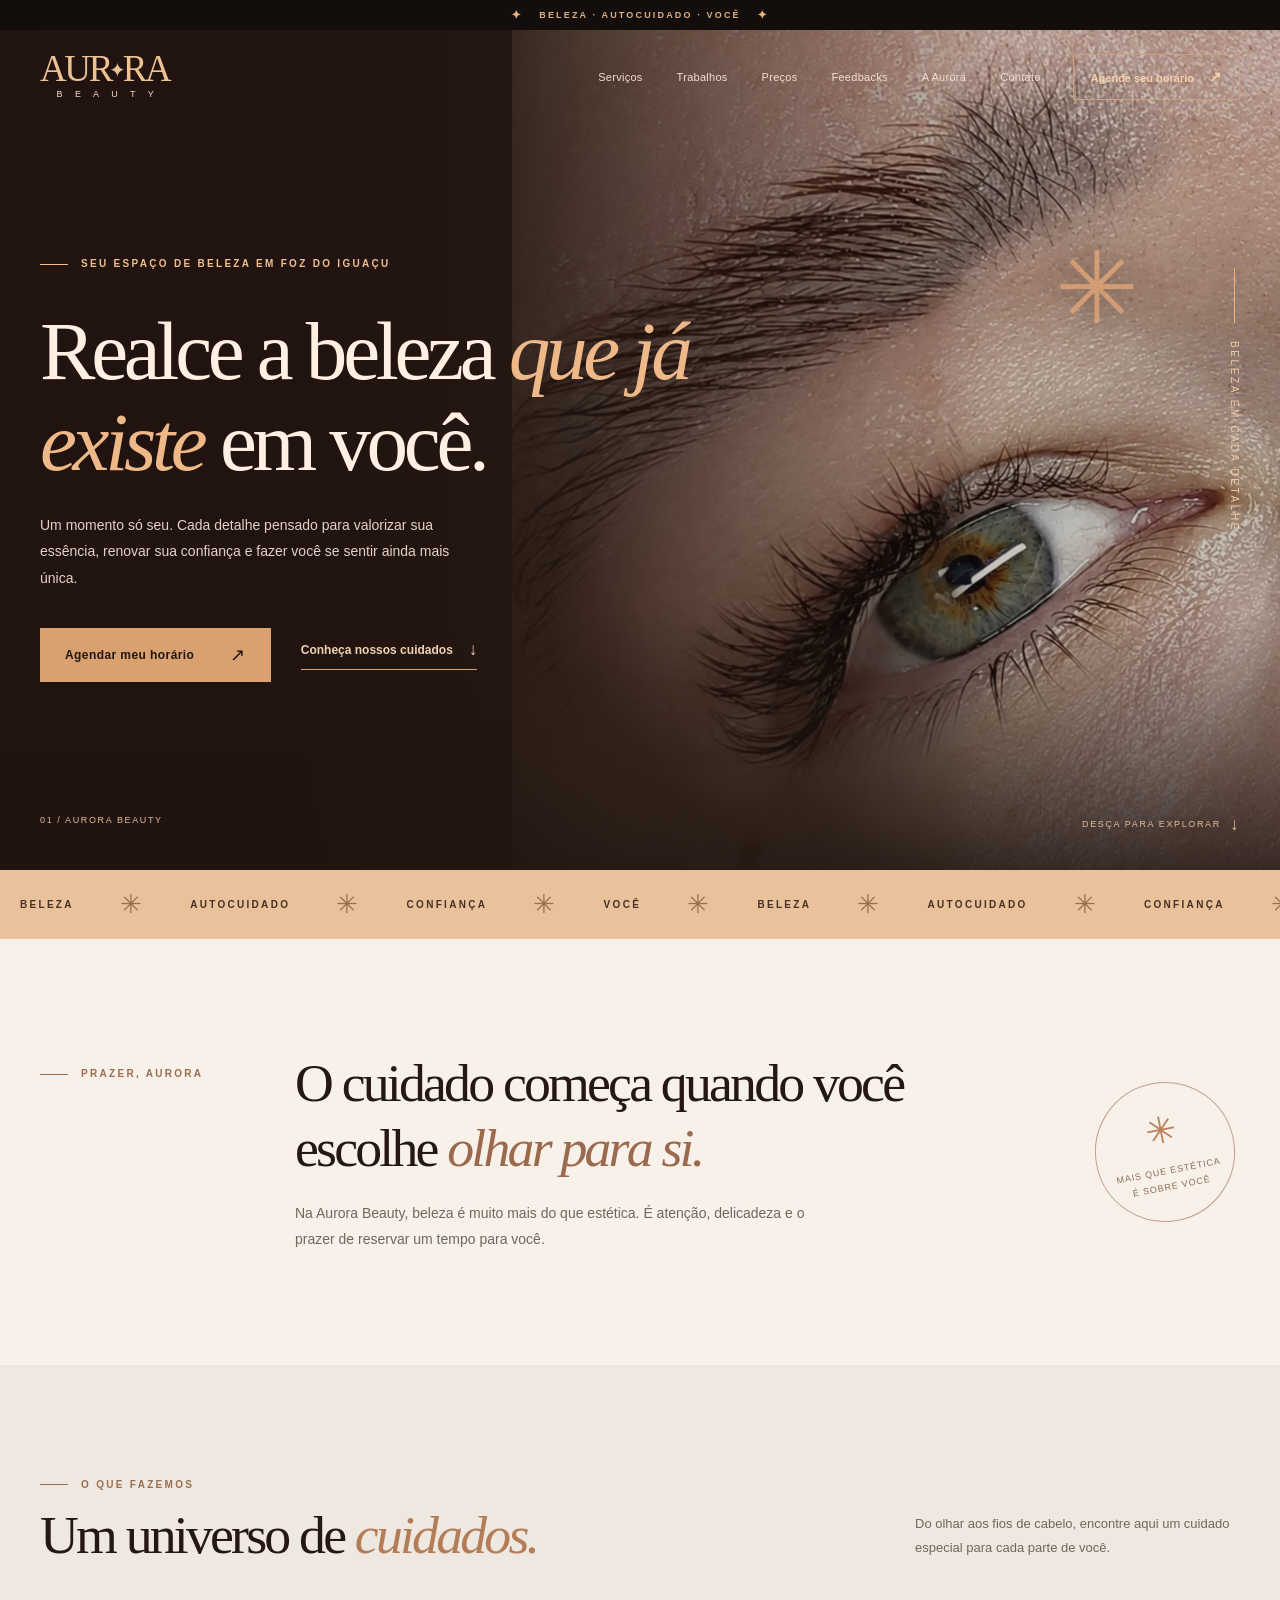
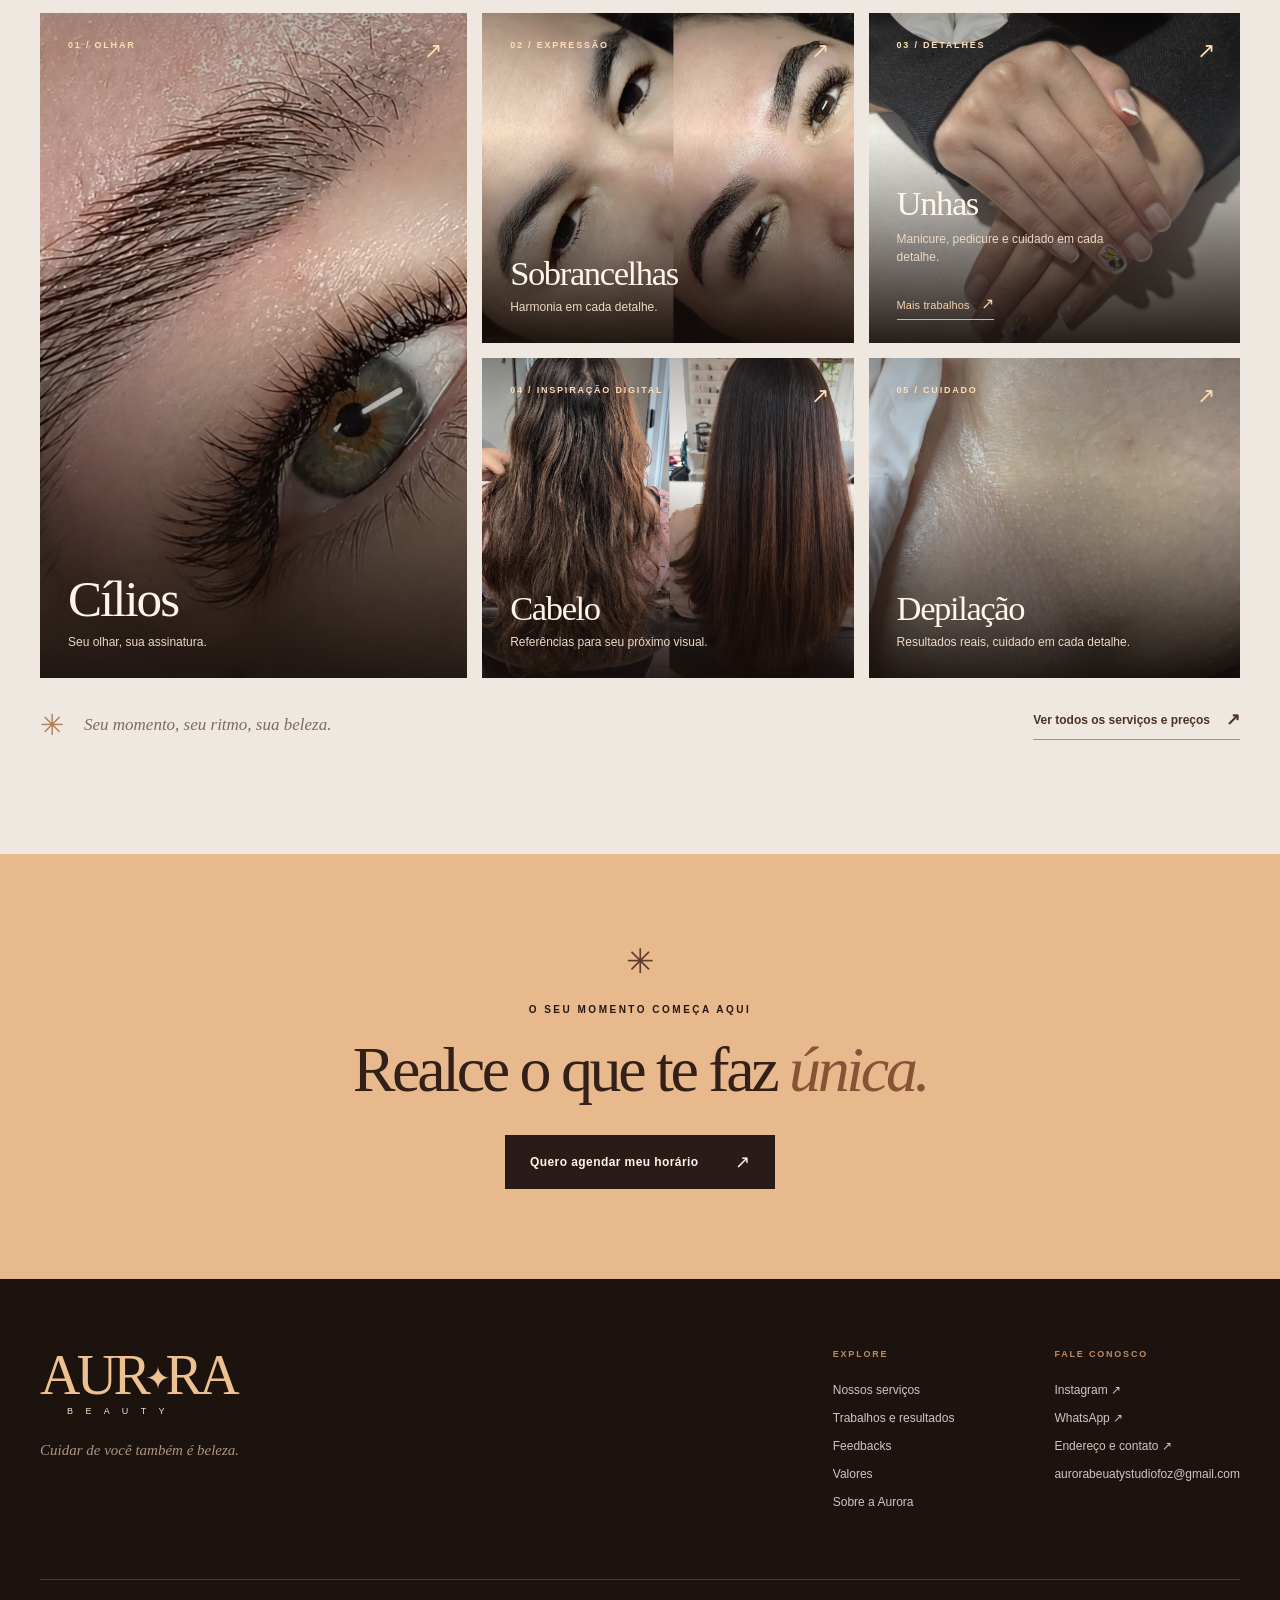
<file: index.html>
<!DOCTYPE html>

<html lang="pt-BR">
<head>
<meta charset="utf-8"/>
<meta content="width=device-width, initial-scale=1, viewport-fit=cover" name="viewport"/>
<meta content="#251712" name="theme-color"/>
<meta content="Aurora Beauty em Foz do Iguaçu. Conheça os serviços de beleza e agende seu horário pelo WhatsApp." name="description"/>
<link href="assets/favicon.svg" rel="icon" type="image/svg+xml"/>
<meta content="website" property="og:type"/>
<meta content="Aurora Beauty | Beleza e Autocuidado em Foz do Iguaçu" property="og:title"/>
<meta content="Aurora Beauty em Foz do Iguaçu. Conheça os serviços de beleza e agende seu horário pelo WhatsApp." property="og:description"/>
<meta content="https://fahremback.github.io/aurora-beauty-foz/assets/aurora-ambiente.webp" property="og:image"/>
<title>Aurora Beauty | Beleza e Autocuidado em Foz do Iguaçu</title>
<link href="https://fonts.googleapis.com" rel="preconnect"/>
<link crossorigin="" href="https://fonts.gstatic.com" rel="preconnect"/>
<link href="styles.css?v=mobile-fix-20261016" rel="stylesheet"/>
<style id="portfolio-fallback">
    .portfolio-grid{display:grid;grid-template-columns:repeat(4,minmax(0,1fr));gap:12px}
    .portfolio-grid>.work-card{grid-column:auto;grid-row:auto;display:block;min-width:0;height:165px;overflow:hidden}
    .portfolio-grid>.work-card>img{display:block;width:100%;height:100%;object-fit:cover}
    .portfolio-grid>.work-card[hidden]{display:none!important}
    @media(max-width:800px){.portfolio-grid{grid-template-columns:repeat(2,minmax(0,1fr))}.portfolio-grid>.work-card{height:145px}}
  </style>
<script type="application/ld+json">{"@context":"https://schema.org","@type":"BeautySalon","name":"Aurora Beauty","description":"Serviços de beleza, sobrancelhas, cílios, manicure, pedicure, depilação e cabelo.","address":{"@type":"PostalAddress","streetAddress":"Av. Oditon Sottomaior Ramos, 444","addressLocality":"Foz do Iguaçu","addressRegion":"PR","postalCode":"85862-486","addressCountry":"BR","addressNeighborhood":"Três Lagoas"},"sameAs":["https://www.instagram.com/aurorabeautyfoz/"],"priceRange":"R$ 15 – R$ 310","telephone":"+55 45 9951-8770","email":"aurorabeuatystudiofoz@gmail.com","hasMap":"https://www.google.com/maps/search/?api=1&query=Av.%20Oditon%20Sottomaior%20Ramos%2C%20444%20-%20Tr%C3%AAs%20Lagoas%2C%20Foz%20do%20Igua%C3%A7u%20-%20PR%2C%2085862-486%2C%20Brasil"}</script>
<script defer="" src="common.js?v=multipaginas1"></script>
<link href="https://fahremback.github.io/aurora-beauty-foz/" rel="canonical"/></head>
<body class="homepage page-home">
<a class="skip-link" href="#conteudo">Pular para o conteúdo</a>
<div class="top-note"><span class="spark">✦</span> BELEZA · AUTOCUIDADO · VOCÊ <span class="spark">✦</span></div>
<header class="site-header" id="site-header">
<div class="container header-inner">
<a aria-label="Aurora Beauty — início" class="brand" href="#inicio"><span class="brand-main">AUR<span class="brand-star">✦</span>RA</span><span class="brand-sub">B E A U T Y</span></a>
<nav aria-label="Navegação principal" class="desktop-nav">
<a href="servicos.html">Serviços</a><a href="trabalhos.html">Trabalhos</a><a href="servicos.html#valores">Preços</a><a href="feedbacks.html">Feedbacks</a><a href="sobre.html">A Aurora</a><a href="contato.html">Contato</a>
</nav>
<a class="nav-book" href="https://wa.me/554599518770?text=Ol%C3%A1%21%20Gostaria%20de%20agendar%20um%20hor%C3%A1rio%20na%20Aurora%20Beauty." rel="noopener noreferrer" target="_blank">Agende seu horário <span aria-hidden="true">↗</span></a>
<button aria-controls="mobile-nav" aria-expanded="false" aria-label="Abrir menu" class="menu-toggle" id="menu-toggle" type="button"><span></span><span></span></button>
</div>
<nav aria-label="Navegação para celular" class="mobile-nav" hidden="" id="mobile-nav">
<a href="#inicio">Início</a><a href="servicos.html">Serviços</a><a href="trabalhos.html">Trabalhos reais</a><a href="servicos.html#valores">Tabela de preços</a><a href="feedbacks.html">Feedbacks</a><a href="sobre.html">A Aurora</a><a href="contato.html">Contato</a><a href="https://wa.me/554599518770?text=Ol%C3%A1%21%20Gostaria%20de%20agendar%20um%20hor%C3%A1rio%20na%20Aurora%20Beauty." rel="noopener noreferrer" target="_blank">Agendar ↗</a>
</nav>
</header>
<main id="conteudo"><section aria-labelledby="hero-title" class="hero" id="inicio">
<div class="hero-image"><img alt="Olhar com cílios e sobrancelhas produzidos na Aurora Beauty" fetchpriority="high" src="assets/olhar-iris.webp"/></div>
<div class="hero-shade"></div>
<div aria-hidden="true" class="hero-orbit">✳</div>
<div class="container hero-content">
<div class="hero-copy">
<p class="eyebrow light"><span class="eyebrow-line"></span> SEU ESPAÇO DE BELEZA EM FOZ DO IGUAÇU</p>
<h1 id="hero-title">Realce a beleza <em>que já existe</em> em você.</h1>
<p class="hero-description">Um momento só seu. Cada detalhe pensado para valorizar sua essência, renovar sua confiança e fazer você se sentir ainda mais única.</p>
<div class="hero-actions"><a class="btn btn-gold" href="https://wa.me/554599518770?text=Ol%C3%A1%21%20Gostaria%20de%20agendar%20um%20hor%C3%A1rio%20na%20Aurora%20Beauty." rel="noopener noreferrer" target="_blank">Agendar meu horário <span aria-hidden="true">↗</span></a><a class="under-link" href="servicos.html">Conheça nossos cuidados <span aria-hidden="true">↓</span></a></div>
</div>
<div class="hero-side-note"><span class="side-line"></span><span>BELEZA EM CADA DETALHE</span></div>
<div class="hero-bottom"><span>01 / AURORA BEAUTY</span><span>DESÇA PARA EXPLORAR <span aria-hidden="true">↓</span></span></div>
</div>
</section><div aria-label="Beleza, autocuidado, confiança e você" class="marquee"><div class="marquee-track"><span>BELEZA</span><b>✳</b><span>AUTOCUIDADO</span><b>✳</b><span>CONFIANÇA</span><b>✳</b><span>VOCÊ</span><b>✳</b><span>BELEZA</span><b>✳</b><span>AUTOCUIDADO</span><b>✳</b><span>CONFIANÇA</span><b>✳</b><span>VOCÊ</span><b>✳</b></div></div><section aria-label="Nossa essência" class="intro section-pad">
<div class="container intro-grid"><p class="eyebrow dark"><span class="eyebrow-line"></span> PRAZER, AURORA</p><div><h2>O cuidado começa quando você escolhe <em>olhar para si.</em></h2><p>Na Aurora Beauty, beleza é muito mais do que estética. É atenção, delicadeza e o prazer de reservar um tempo para você.</p></div><div aria-hidden="true" class="intro-seal"><span>✳</span><small>MAIS QUE ESTÉTICA<br/>É SOBRE VOCÊ</small></div></div>
</section><section aria-labelledby="services-title" class="services section-pad" id="servicos">
<div class="container">
<div class="section-heading"><div><p class="eyebrow dark"><span class="eyebrow-line"></span> O QUE FAZEMOS</p><h2 id="services-title">Um universo de <em>cuidados.</em></h2></div><p>Do olhar aos fios de cabelo, encontre aqui um cuidado especial para cada parte de você.</p></div>
<div class="service-grid">
<a class="service-card service-card-large" href="servicos.html?categoria=cilios#valores"><img alt="Extensão de cílios e resultado real da Aurora Beauty" loading="lazy" src="assets/cilios-detalhe.webp"/><span class="service-overlay"></span><span class="service-index">01 / OLHAR</span><span class="service-content"><span class="service-title">Cílios</span><span class="service-description">Seu olhar, sua assinatura.</span></span><span aria-hidden="true" class="service-arrow">↗</span></a>
<a class="service-card" href="servicos.html?categoria=sobrancelhas#valores"><img alt="Antes e depois de design de sobrancelhas realizado na Aurora Beauty" loading="lazy" src="assets/sobrancelhas-resultado.webp"/><span class="service-overlay"></span><span class="service-index">02 / EXPRESSÃO</span><span class="service-content"><span class="service-title">Sobrancelhas</span><span class="service-description">Harmonia em cada detalhe.</span></span><span aria-hidden="true" class="service-arrow">↗</span></a>
<div class="service-card nails-card"><img alt="Manicure e pedicure com nail art feitas na Aurora Beauty" loading="lazy" src="assets/unhas-manicure-pedicure.webp"/><span class="service-overlay"></span><a aria-label="Ver preços de manicure e pedicure" class="nails-price-link" href="servicos.html?categoria=unhas#valores"><span class="service-index">03 / DETALHES</span><span class="service-content"><span class="service-title">Unhas</span><span class="service-description">Manicure, pedicure e cuidado em cada detalhe.</span></span><span aria-hidden="true" class="service-arrow">↗</span></a><a class="nails-real-link" href="https://www.instagram.com/stories/highlights/18129399403687928/" rel="noopener noreferrer" target="_blank">Mais trabalhos <span aria-hidden="true">↗</span></a></div>
<a class="service-card" href="servicos.html?categoria=cabelo#valores"><img alt="Referência visual de estilos de cabelo, uma simulação digital" loading="lazy" src="assets/cabelo-referencia-liso.webp"/><span class="service-overlay"></span><span class="service-index">04 / INSPIRAÇÃO DIGITAL</span><span class="service-content"><span class="service-title">Cabelo</span><span class="service-description">Referências para seu próximo visual.</span></span><span aria-hidden="true" class="service-arrow">↗</span></a>
<a class="service-card" href="servicos.html?categoria=depilacao#valores"><img alt="Axila sem um fio: resultado divulgado pela Aurora Beauty" loading="lazy" src="assets/aurora-depilacao-card.webp"/><span class="service-overlay"></span><span class="service-index">05 / CUIDADO</span><span class="service-content"><span class="service-title">Depilação</span><span class="service-description">Resultados reais, cuidado em cada detalhe.</span></span><span aria-hidden="true" class="service-arrow">↗</span></a>
</div>
<div class="service-bottom"><span>✳</span><p>Seu momento, seu ritmo, sua beleza.</p><a class="under-link dark-link" href="servicos.html#valores">Ver todos os serviços e preços <span aria-hidden="true">↗</span></a></div>
</div>
</section><section class="closing-section"><div class="container"><span aria-hidden="true" class="closing-star">✳</span><p>O SEU MOMENTO COMEÇA AQUI</p><h2>Realce o que te faz <em>única.</em></h2><a class="btn btn-dark" href="https://wa.me/554599518770?text=Ol%C3%A1%21%20Gostaria%20de%20agendar%20um%20hor%C3%A1rio%20na%20Aurora%20Beauty." rel="noopener noreferrer" target="_blank">Quero agendar meu horário <span aria-hidden="true">↗</span></a></div></section></main>
<footer class="footer"><div class="container"><div class="footer-main"><div><a aria-label="Aurora Beauty — voltar ao início" class="brand footer-brand" href="#inicio"><span class="brand-main">AUR<span class="brand-star">✦</span>RA</span><span class="brand-sub">B E A U T Y</span></a><p>Cuidar de você também é beleza.</p></div><div class="footer-links"><div><span>EXPLORE</span><a href="servicos.html">Nossos serviços</a><a href="trabalhos.html">Trabalhos e resultados</a><a href="feedbacks.html">Feedbacks</a><a href="servicos.html#valores">Valores</a><a href="sobre.html">Sobre a Aurora</a></div><div><span>FALE CONOSCO</span><a href="https://www.instagram.com/aurorabeautyfoz/" rel="noopener noreferrer" target="_blank">Instagram ↗</a><a href="https://wa.me/554599518770?text=Ol%C3%A1%21%20Gostaria%20de%20agendar%20um%20hor%C3%A1rio%20na%20Aurora%20Beauty." rel="noopener noreferrer" target="_blank">WhatsApp ↗</a><a href="contato.html">Endereço e contato ↗</a><a href="mailto:aurorabeuatystudiofoz@gmail.com">aurorabeuatystudiofoz@gmail.com</a></div></div></div><div class="footer-bottom"><span>© <span id="year">2026</span> AURORA BEAUTY · TODOS OS DIREITOS RESERVADOS</span><span>FEITO COM CUIDADO ✳</span></div></div></footer>
<a aria-label="Agendar horário pelo WhatsApp" class="floating-book" href="https://wa.me/554599518770?text=Ol%C3%A1%21%20Gostaria%20de%20agendar%20um%20hor%C3%A1rio%20na%20Aurora%20Beauty." rel="noopener noreferrer" target="_blank"><svg aria-hidden="true" fill="none" height="20" stroke="currentColor" stroke-linecap="round" stroke-linejoin="round" stroke-width="1.75" viewbox="0 0 24 24" width="20"><path d="M20.5 11.7a8.5 8.5 0 0 1-12.4 7.6L3.6 20.4l1.2-4.5a8.5 8.5 0 1 1 15.7-4.2Z"></path><path d="M9 8.5c.3 2.3 2.2 4.3 4.7 5.2l1.5-1.1 2 1.1c-.4 1.7-1.8 2.3-3.2 1.9-3.3-.8-5.6-3-6.3-6-.3-1.2.5-2.3 1.3-2.8Z"></path></svg><span>Agendar</span></a>

</body>
</html>
</file>
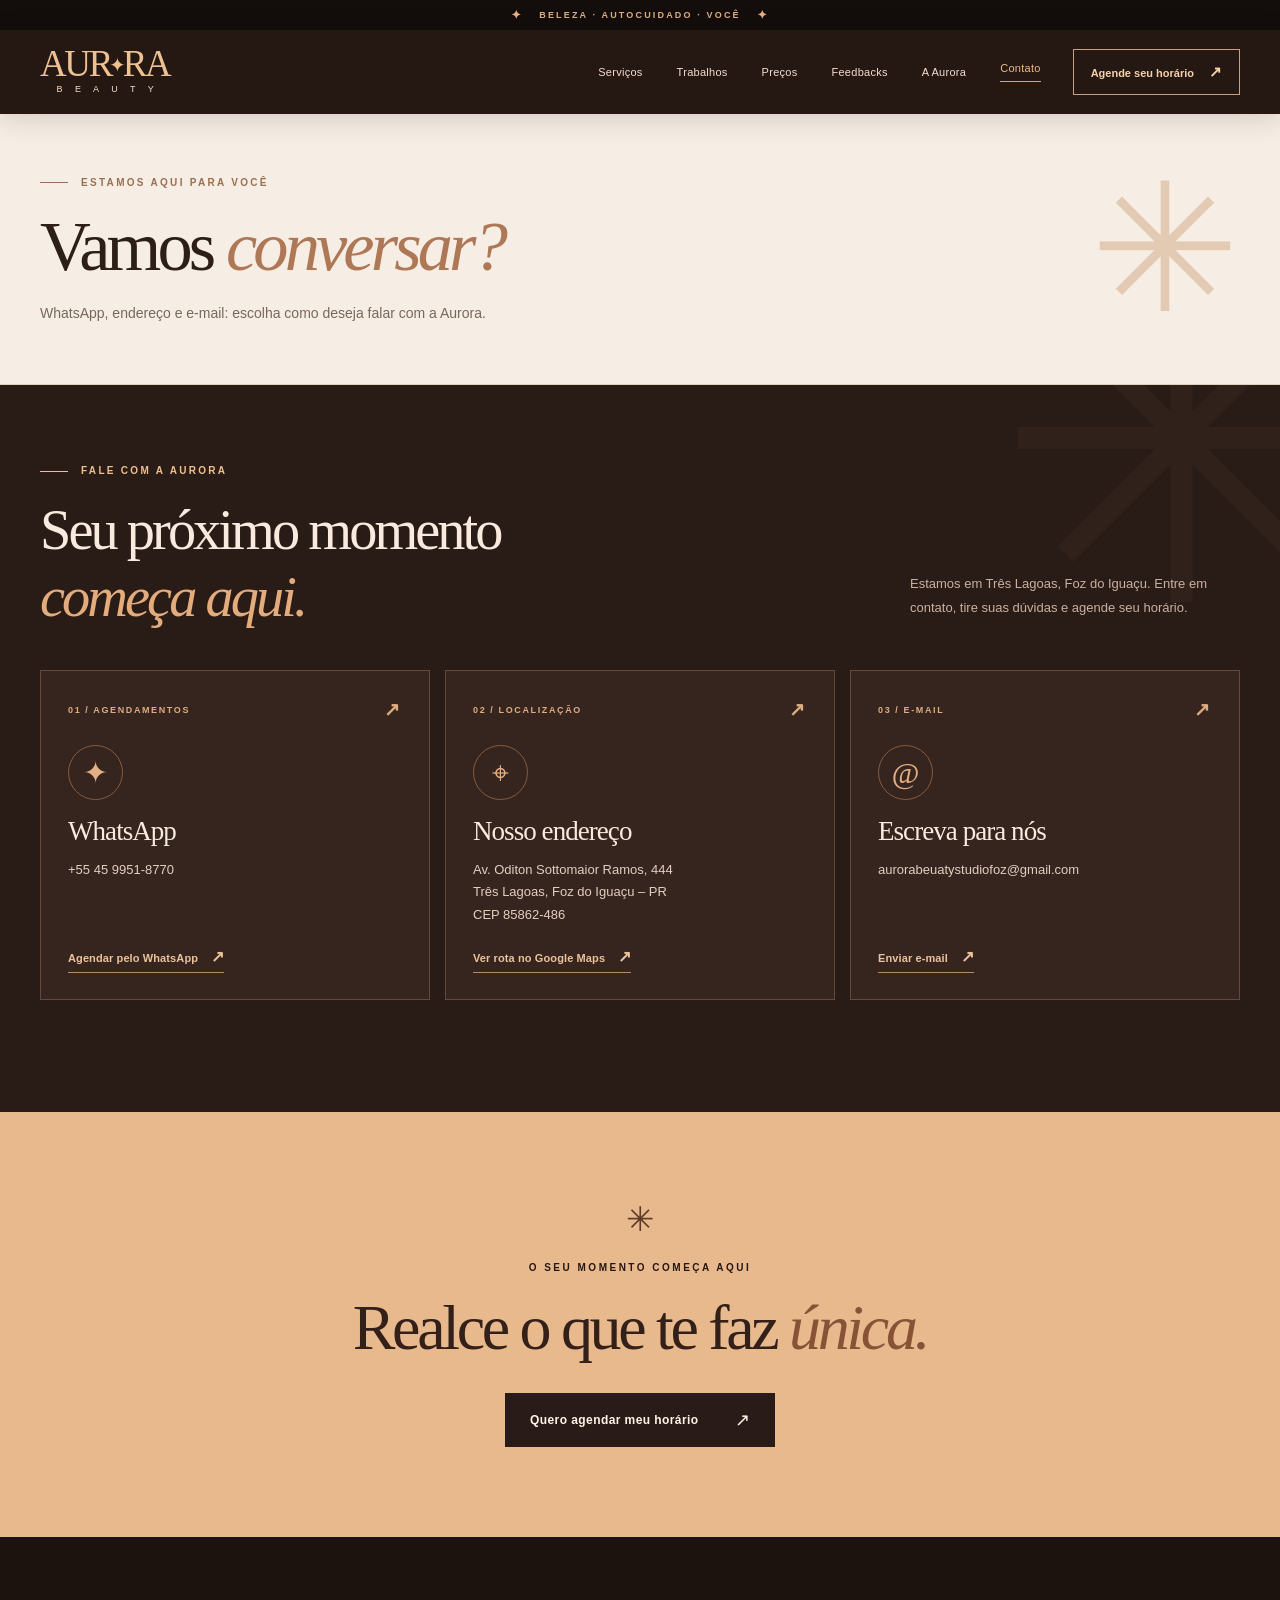
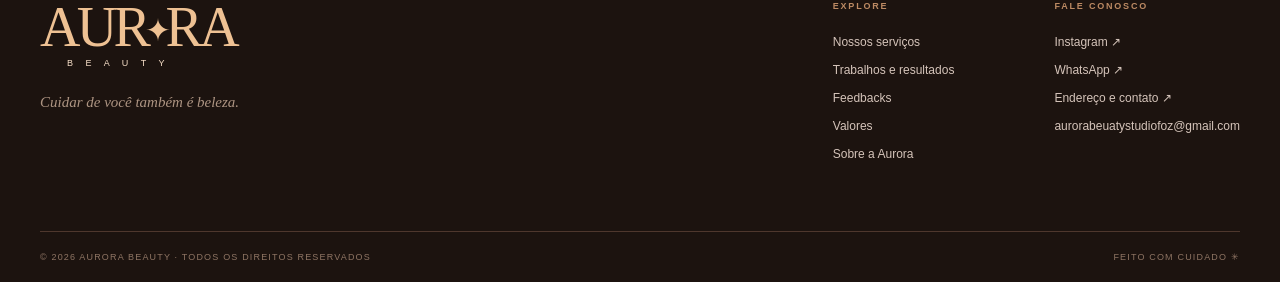
<file: contato.html>
<!DOCTYPE html>

<html lang="pt-BR">
<head>
<meta charset="utf-8"/>
<meta content="width=device-width, initial-scale=1, viewport-fit=cover" name="viewport"/>
<meta content="#251712" name="theme-color"/>
<meta content="Agende na Aurora Beauty pelo WhatsApp +55 45 9951-8770. Endereço: Av. Oditon Sottomaior Ramos, 444, Foz do Iguaçu." name="description"/>
<link href="assets/favicon.svg" rel="icon" type="image/svg+xml"/>
<meta content="website" property="og:type"/>
<meta content="Contato, Localização e Agendamento | Aurora Beauty" property="og:title"/>
<meta content="Agende na Aurora Beauty pelo WhatsApp +55 45 9951-8770. Endereço: Av. Oditon Sottomaior Ramos, 444, Foz do Iguaçu." property="og:description"/>
<meta content="https://fahremback.github.io/aurora-beauty-foz/assets/aurora-ambiente.webp" property="og:image"/>
<title>Contato, Localização e Agendamento | Aurora Beauty</title>
<link href="https://fonts.googleapis.com" rel="preconnect"/>
<link crossorigin="" href="https://fonts.gstatic.com" rel="preconnect"/>
<link href="styles.css?v=mobile-fix-20261016" rel="stylesheet"/>
<style id="portfolio-fallback">
    .portfolio-grid{display:grid;grid-template-columns:repeat(4,minmax(0,1fr));gap:12px}
    .portfolio-grid>.work-card{grid-column:auto;grid-row:auto;display:block;min-width:0;height:165px;overflow:hidden}
    .portfolio-grid>.work-card>img{display:block;width:100%;height:100%;object-fit:cover}
    .portfolio-grid>.work-card[hidden]{display:none!important}
    @media(max-width:800px){.portfolio-grid{grid-template-columns:repeat(2,minmax(0,1fr))}.portfolio-grid>.work-card{height:145px}}
  </style>
<script type="application/ld+json">{"@context":"https://schema.org","@type":"BeautySalon","name":"Aurora Beauty","description":"Serviços de beleza, sobrancelhas, cílios, manicure, pedicure, depilação e cabelo.","address":{"@type":"PostalAddress","streetAddress":"Av. Oditon Sottomaior Ramos, 444","addressLocality":"Foz do Iguaçu","addressRegion":"PR","postalCode":"85862-486","addressCountry":"BR","addressNeighborhood":"Três Lagoas"},"sameAs":["https://www.instagram.com/aurorabeautyfoz/"],"priceRange":"R$ 15 – R$ 310","telephone":"+55 45 9951-8770","email":"aurorabeuatystudiofoz@gmail.com","hasMap":"https://www.google.com/maps/search/?api=1&query=Av.%20Oditon%20Sottomaior%20Ramos%2C%20444%20-%20Tr%C3%AAs%20Lagoas%2C%20Foz%20do%20Igua%C3%A7u%20-%20PR%2C%2085862-486%2C%20Brasil"}</script>
<script defer="" src="common.js?v=multipaginas1"></script>
<link href="https://fahremback.github.io/aurora-beauty-foz/contato.html" rel="canonical"/></head>
<body class="subpage page-contact">
<a class="skip-link" href="#conteudo">Pular para o conteúdo</a>
<div class="top-note"><span class="spark">✦</span> BELEZA · AUTOCUIDADO · VOCÊ <span class="spark">✦</span></div>
<header class="site-header" id="site-header">
<div class="container header-inner">
<a aria-label="Aurora Beauty — início" class="brand" href="index.html"><span class="brand-main">AUR<span class="brand-star">✦</span>RA</span><span class="brand-sub">B E A U T Y</span></a>
<nav aria-label="Navegação principal" class="desktop-nav">
<a href="servicos.html">Serviços</a><a href="trabalhos.html">Trabalhos</a><a href="servicos.html#valores">Preços</a><a href="feedbacks.html">Feedbacks</a><a href="sobre.html">A Aurora</a><a aria-current="page" href="#contato">Contato</a>
</nav>
<a class="nav-book" href="https://wa.me/554599518770?text=Ol%C3%A1%21%20Gostaria%20de%20agendar%20um%20hor%C3%A1rio%20na%20Aurora%20Beauty." rel="noopener noreferrer" target="_blank">Agende seu horário <span aria-hidden="true">↗</span></a>
<button aria-controls="mobile-nav" aria-expanded="false" aria-label="Abrir menu" class="menu-toggle" id="menu-toggle" type="button"><span></span><span></span></button>
</div>
<nav aria-label="Navegação para celular" class="mobile-nav" hidden="" id="mobile-nav">
<a href="index.html">Início</a><a href="servicos.html">Serviços</a><a href="trabalhos.html">Trabalhos reais</a><a href="servicos.html#valores">Tabela de preços</a><a href="feedbacks.html">Feedbacks</a><a href="sobre.html">A Aurora</a><a aria-current="page" href="#contato">Contato</a><a href="https://wa.me/554599518770?text=Ol%C3%A1%21%20Gostaria%20de%20agendar%20um%20hor%C3%A1rio%20na%20Aurora%20Beauty." rel="noopener noreferrer" target="_blank">Agendar ↗</a>
</nav>
</header>
<main id="conteudo"><section class="page-banner"><div class="container page-banner-inner"><div><p class="eyebrow dark"><span class="eyebrow-line"></span>ESTAMOS AQUI PARA VOCÊ</p><h1>Vamos <em>conversar?</em></h1><p>WhatsApp, endereço e e-mail: escolha como deseja falar com a Aurora.</p></div><span aria-hidden="true" class="page-banner-mark">✳</span></div></section><section aria-labelledby="contact-title" class="contact-section section-pad" id="contato">
<div class="container">
<div class="contact-heading">
<div><p class="eyebrow light"><span class="eyebrow-line"></span> FALE COM A AURORA</p><h2 id="contact-title">Seu próximo momento<br/><em>começa aqui.</em></h2></div>
<p>Estamos em Três Lagoas, Foz do Iguaçu. Entre em contato, tire suas dúvidas e agende seu horário.</p>
</div>
<div class="contact-grid">
<a aria-label="Iniciar conversa com a Aurora Beauty no WhatsApp, número +55 45 9951-8770" class="contact-card" href="https://wa.me/554599518770?text=Ol%C3%A1%21%20Gostaria%20de%20agendar%20um%20hor%C3%A1rio%20na%20Aurora%20Beauty." rel="noopener noreferrer" target="_blank">
<span class="contact-topline">01 / AGENDAMENTOS <span aria-hidden="true">↗</span></span>
<span aria-hidden="true" class="contact-symbol">✦</span><h3>WhatsApp</h3><p>+55 45 9951-8770</p>
<span class="contact-action">Agendar pelo WhatsApp <span aria-hidden="true">↗</span></span>
</a>
<a aria-label="Ver endereço da Aurora Beauty no Google Maps" class="contact-card" href="https://www.google.com/maps/search/?api=1&amp;query=Av.%20Oditon%20Sottomaior%20Ramos%2C%20444%20-%20Tr%C3%AAs%20Lagoas%2C%20Foz%20do%20Igua%C3%A7u%20-%20PR%2C%2085862-486%2C%20Brasil" rel="noopener noreferrer" target="_blank">
<span class="contact-topline">02 / LOCALIZAÇÃO <span aria-hidden="true">↗</span></span>
<span aria-hidden="true" class="contact-symbol">⌖</span><h3>Nosso endereço</h3>
<address>Av. Oditon Sottomaior Ramos, 444<br/>Três Lagoas, Foz do Iguaçu – PR<br/>CEP 85862-486</address>
<span class="contact-action">Ver rota no Google Maps <span aria-hidden="true">↗</span></span>
</a>
<a aria-label="Enviar e-mail para aurorabeuatystudiofoz@gmail.com" class="contact-card" href="mailto:aurorabeuatystudiofoz@gmail.com">
<span class="contact-topline">03 / E-MAIL <span aria-hidden="true">↗</span></span>
<span aria-hidden="true" class="contact-symbol">@</span><h3>Escreva para nós</h3>
<p class="contact-email">aurorabeuatystudiofoz@gmail.com</p>
<span class="contact-action">Enviar e-mail <span aria-hidden="true">↗</span></span>
</a>
</div>
</div>
</section><section class="closing-section"><div class="container"><span aria-hidden="true" class="closing-star">✳</span><p>O SEU MOMENTO COMEÇA AQUI</p><h2>Realce o que te faz <em>única.</em></h2><a class="btn btn-dark" href="https://wa.me/554599518770?text=Ol%C3%A1%21%20Gostaria%20de%20agendar%20um%20hor%C3%A1rio%20na%20Aurora%20Beauty." rel="noopener noreferrer" target="_blank">Quero agendar meu horário <span aria-hidden="true">↗</span></a></div></section></main>
<footer class="footer"><div class="container"><div class="footer-main"><div><a aria-label="Aurora Beauty — voltar ao início" class="brand footer-brand" href="index.html"><span class="brand-main">AUR<span class="brand-star">✦</span>RA</span><span class="brand-sub">B E A U T Y</span></a><p>Cuidar de você também é beleza.</p></div><div class="footer-links"><div><span>EXPLORE</span><a href="servicos.html">Nossos serviços</a><a href="trabalhos.html">Trabalhos e resultados</a><a href="feedbacks.html">Feedbacks</a><a href="servicos.html#valores">Valores</a><a href="sobre.html">Sobre a Aurora</a></div><div><span>FALE CONOSCO</span><a href="https://www.instagram.com/aurorabeautyfoz/" rel="noopener noreferrer" target="_blank">Instagram ↗</a><a href="https://wa.me/554599518770?text=Ol%C3%A1%21%20Gostaria%20de%20agendar%20um%20hor%C3%A1rio%20na%20Aurora%20Beauty." rel="noopener noreferrer" target="_blank">WhatsApp ↗</a><a href="#contato">Endereço e contato ↗</a><a href="mailto:aurorabeuatystudiofoz@gmail.com">aurorabeuatystudiofoz@gmail.com</a></div></div></div><div class="footer-bottom"><span>© <span id="year">2026</span> AURORA BEAUTY · TODOS OS DIREITOS RESERVADOS</span><span>FEITO COM CUIDADO ✳</span></div></div></footer>
<a aria-label="Agendar horário pelo WhatsApp" class="floating-book" href="https://wa.me/554599518770?text=Ol%C3%A1%21%20Gostaria%20de%20agendar%20um%20hor%C3%A1rio%20na%20Aurora%20Beauty." rel="noopener noreferrer" target="_blank"><svg aria-hidden="true" fill="none" height="20" stroke="currentColor" stroke-linecap="round" stroke-linejoin="round" stroke-width="1.75" viewbox="0 0 24 24" width="20"><path d="M20.5 11.7a8.5 8.5 0 0 1-12.4 7.6L3.6 20.4l1.2-4.5a8.5 8.5 0 1 1 15.7-4.2Z"></path><path d="M9 8.5c.3 2.3 2.2 4.3 4.7 5.2l1.5-1.1 2 1.1c-.4 1.7-1.8 2.3-3.2 1.9-3.3-.8-5.6-3-6.3-6-.3-1.2.5-2.3 1.3-2.8Z"></path></svg><span>Agendar</span></a>
</body>
</html>
</file>
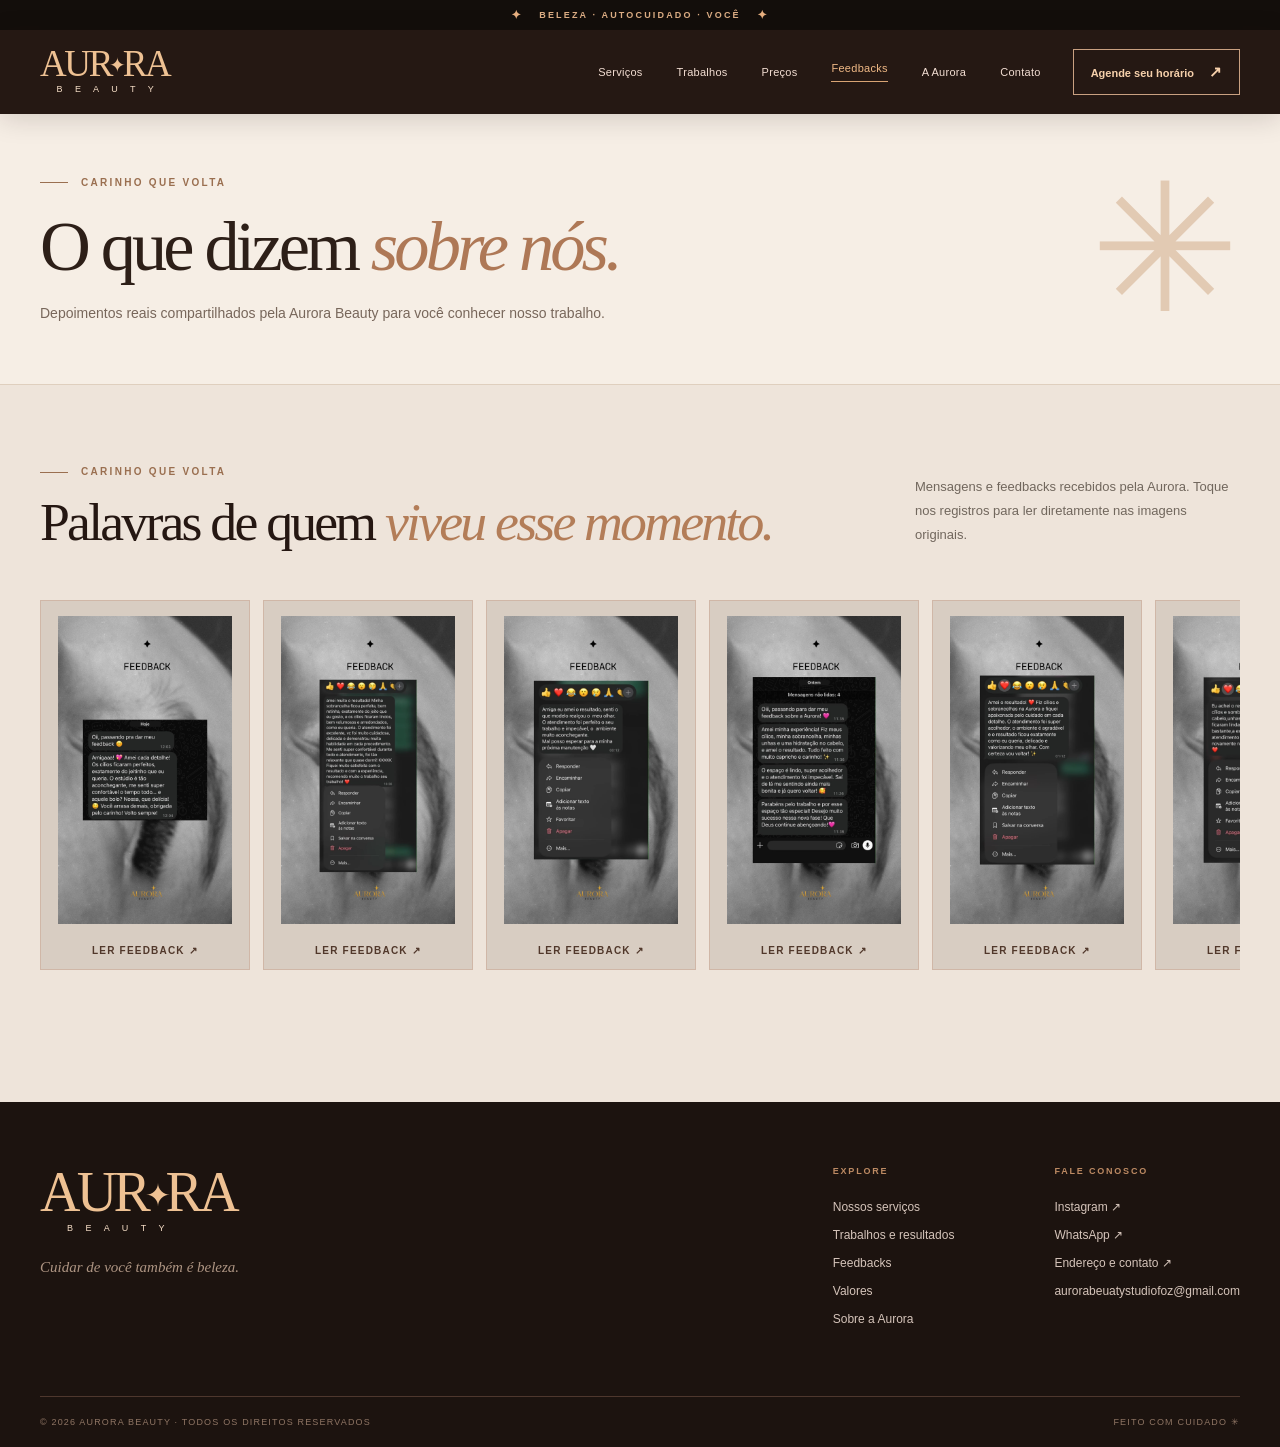
<file: feedbacks.html>
<!DOCTYPE html>

<html lang="pt-BR">
<head>
<meta charset="utf-8"/>
<meta content="width=device-width, initial-scale=1, viewport-fit=cover" name="viewport"/>
<meta content="#251712" name="theme-color"/>
<meta content="Leia os feedbacks e depoimentos de clientes compartilhados pela Aurora Beauty." name="description"/>
<link href="assets/favicon.svg" rel="icon" type="image/svg+xml"/>
<meta content="website" property="og:type"/>
<meta content="Feedbacks de Clientes | Aurora Beauty" property="og:title"/>
<meta content="Leia os feedbacks e depoimentos de clientes compartilhados pela Aurora Beauty." property="og:description"/>
<meta content="https://fahremback.github.io/aurora-beauty-foz/assets/aurora-ambiente.webp" property="og:image"/>
<title>Feedbacks de Clientes | Aurora Beauty</title>
<link href="https://fonts.googleapis.com" rel="preconnect"/>
<link crossorigin="" href="https://fonts.gstatic.com" rel="preconnect"/>
<link href="styles.css?v=mobile-fix-20261016" rel="stylesheet"/>
<style id="portfolio-fallback">
    .portfolio-grid{display:grid;grid-template-columns:repeat(4,minmax(0,1fr));gap:12px}
    .portfolio-grid>.work-card{grid-column:auto;grid-row:auto;display:block;min-width:0;height:165px;overflow:hidden}
    .portfolio-grid>.work-card>img{display:block;width:100%;height:100%;object-fit:cover}
    .portfolio-grid>.work-card[hidden]{display:none!important}
    @media(max-width:800px){.portfolio-grid{grid-template-columns:repeat(2,minmax(0,1fr))}.portfolio-grid>.work-card{height:145px}}
  </style>
<script type="application/ld+json">{"@context":"https://schema.org","@type":"BeautySalon","name":"Aurora Beauty","description":"Serviços de beleza, sobrancelhas, cílios, manicure, pedicure, depilação e cabelo.","address":{"@type":"PostalAddress","streetAddress":"Av. Oditon Sottomaior Ramos, 444","addressLocality":"Foz do Iguaçu","addressRegion":"PR","postalCode":"85862-486","addressCountry":"BR","addressNeighborhood":"Três Lagoas"},"sameAs":["https://www.instagram.com/aurorabeautyfoz/"],"priceRange":"R$ 15 – R$ 310","telephone":"+55 45 9951-8770","email":"aurorabeuatystudiofoz@gmail.com","hasMap":"https://www.google.com/maps/search/?api=1&query=Av.%20Oditon%20Sottomaior%20Ramos%2C%20444%20-%20Tr%C3%AAs%20Lagoas%2C%20Foz%20do%20Igua%C3%A7u%20-%20PR%2C%2085862-486%2C%20Brasil"}</script>
<script defer="" src="common.js?v=multipaginas1"></script>
<link href="https://fahremback.github.io/aurora-beauty-foz/feedbacks.html" rel="canonical"/><script defer="" src="galeria.js?v=multipaginas1"></script></head>
<body class="subpage page-feedback">
<a class="skip-link" href="#conteudo">Pular para o conteúdo</a>
<div class="top-note"><span class="spark">✦</span> BELEZA · AUTOCUIDADO · VOCÊ <span class="spark">✦</span></div>
<header class="site-header" id="site-header">
<div class="container header-inner">
<a aria-label="Aurora Beauty — início" class="brand" href="index.html"><span class="brand-main">AUR<span class="brand-star">✦</span>RA</span><span class="brand-sub">B E A U T Y</span></a>
<nav aria-label="Navegação principal" class="desktop-nav">
<a href="servicos.html">Serviços</a><a href="trabalhos.html">Trabalhos</a><a href="servicos.html#valores">Preços</a><a aria-current="page" href="#feedbacks">Feedbacks</a><a href="sobre.html">A Aurora</a><a href="contato.html">Contato</a>
</nav>
<a class="nav-book" href="https://wa.me/554599518770?text=Ol%C3%A1%21%20Gostaria%20de%20agendar%20um%20hor%C3%A1rio%20na%20Aurora%20Beauty." rel="noopener noreferrer" target="_blank">Agende seu horário <span aria-hidden="true">↗</span></a>
<button aria-controls="mobile-nav" aria-expanded="false" aria-label="Abrir menu" class="menu-toggle" id="menu-toggle" type="button"><span></span><span></span></button>
</div>
<nav aria-label="Navegação para celular" class="mobile-nav" hidden="" id="mobile-nav">
<a href="index.html">Início</a><a href="servicos.html">Serviços</a><a href="trabalhos.html">Trabalhos reais</a><a href="servicos.html#valores">Tabela de preços</a><a aria-current="page" href="#feedbacks">Feedbacks</a><a href="sobre.html">A Aurora</a><a href="contato.html">Contato</a><a href="https://wa.me/554599518770?text=Ol%C3%A1%21%20Gostaria%20de%20agendar%20um%20hor%C3%A1rio%20na%20Aurora%20Beauty." rel="noopener noreferrer" target="_blank">Agendar ↗</a>
</nav>
</header>
<main id="conteudo"><section class="page-banner"><div class="container page-banner-inner"><div><p class="eyebrow dark"><span class="eyebrow-line"></span>CARINHO QUE VOLTA</p><h1>O que dizem <em>sobre nós.</em></h1><p>Depoimentos reais compartilhados pela Aurora Beauty para você conhecer nosso trabalho.</p></div><span aria-hidden="true" class="page-banner-mark">✳</span></div></section><section aria-labelledby="feedback-title" class="feedback-section section-pad" id="feedbacks">
<div class="container">
<div class="section-heading">
<div><p class="eyebrow dark"><span class="eyebrow-line"></span> CARINHO QUE VOLTA</p><h2 id="feedback-title">Palavras de quem <em>viveu esse momento.</em></h2></div>
<p>Mensagens e feedbacks recebidos pela Aurora. Toque nos registros para ler diretamente nas imagens originais.</p>
</div>
<div aria-label="Registros de feedback de clientes" class="feedback-gallery">
<button class="feedback-item" data-media-caption="Feedback de cliente • Aurora Beauty" data-media-src="assets/feedback-1.webp" type="button"><img alt="Captura de mensagem de cliente compartilhada pela Aurora Beauty" loading="lazy" src="assets/feedback-1.webp"/><span>LER FEEDBACK ↗</span></button>
<button class="feedback-item" data-media-caption="Feedback de cliente • Aurora Beauty" data-media-src="assets/feedback-2.webp" type="button"><img alt="Segundo registro de avaliação compartilhado pela Aurora Beauty" loading="lazy" src="assets/feedback-2.webp"/><span>LER FEEDBACK ↗</span></button>
<button class="feedback-item" data-media-caption="Feedback de cliente • Aurora Beauty" data-media-src="assets/feedback-3.webp" type="button"><img alt="Terceiro registro de feedback da Aurora Beauty" loading="lazy" src="assets/feedback-3.webp"/><span>LER FEEDBACK ↗</span></button>
<button class="feedback-item" data-media-caption="Feedback de cliente • Aurora Beauty" data-media-src="assets/feedback-4.webp" type="button"><img alt="Outro comentário recebido pela Aurora Beauty" loading="lazy" src="assets/feedback-4.webp"/><span>LER FEEDBACK ↗</span></button>
<button class="feedback-item" data-media-caption="Feedback de cliente • Aurora Beauty" data-media-src="assets/feedback-5.webp" type="button"><img alt="Mais um feedback compartilhado no perfil Aurora Beauty" loading="lazy" src="assets/feedback-5.webp"/><span>LER FEEDBACK ↗</span></button>
<button class="feedback-item" data-media-caption="Feedback de cliente • Aurora Beauty" data-media-src="assets/feedback-6.webp" type="button"><img alt="Mensagem de cliente divulgada no Instagram Aurora Beauty" loading="lazy" src="assets/feedback-6.webp"/><span>LER FEEDBACK ↗</span></button>
</div>
</div>
</section></main>
<footer class="footer"><div class="container"><div class="footer-main"><div><a aria-label="Aurora Beauty — voltar ao início" class="brand footer-brand" href="index.html"><span class="brand-main">AUR<span class="brand-star">✦</span>RA</span><span class="brand-sub">B E A U T Y</span></a><p>Cuidar de você também é beleza.</p></div><div class="footer-links"><div><span>EXPLORE</span><a href="servicos.html">Nossos serviços</a><a href="trabalhos.html">Trabalhos e resultados</a><a href="#feedbacks">Feedbacks</a><a href="servicos.html#valores">Valores</a><a href="sobre.html">Sobre a Aurora</a></div><div><span>FALE CONOSCO</span><a href="https://www.instagram.com/aurorabeautyfoz/" rel="noopener noreferrer" target="_blank">Instagram ↗</a><a href="https://wa.me/554599518770?text=Ol%C3%A1%21%20Gostaria%20de%20agendar%20um%20hor%C3%A1rio%20na%20Aurora%20Beauty." rel="noopener noreferrer" target="_blank">WhatsApp ↗</a><a href="contato.html">Endereço e contato ↗</a><a href="mailto:aurorabeuatystudiofoz@gmail.com">aurorabeuatystudiofoz@gmail.com</a></div></div></div><div class="footer-bottom"><span>© <span id="year">2026</span> AURORA BEAUTY · TODOS OS DIREITOS RESERVADOS</span><span>FEITO COM CUIDADO ✳</span></div></div></footer>
<a aria-label="Agendar horário pelo WhatsApp" class="floating-book" href="https://wa.me/554599518770?text=Ol%C3%A1%21%20Gostaria%20de%20agendar%20um%20hor%C3%A1rio%20na%20Aurora%20Beauty." rel="noopener noreferrer" target="_blank"><svg aria-hidden="true" fill="none" height="20" stroke="currentColor" stroke-linecap="round" stroke-linejoin="round" stroke-width="1.75" viewbox="0 0 24 24" width="20"><path d="M20.5 11.7a8.5 8.5 0 0 1-12.4 7.6L3.6 20.4l1.2-4.5a8.5 8.5 0 1 1 15.7-4.2Z"></path><path d="M9 8.5c.3 2.3 2.2 4.3 4.7 5.2l1.5-1.1 2 1.1c-.4 1.7-1.8 2.3-3.2 1.9-3.3-.8-5.6-3-6.3-6-.3-1.2.5-2.3 1.3-2.8Z"></path></svg><span>Agendar</span></a>
<dialog aria-label="Galeria de fotos e vídeos da Aurora Beauty" class="work-lightbox" id="work-lightbox">
<div class="media-viewer">
<div class="viewer-topbar">
<div class="viewer-brand"><span aria-hidden="true" class="viewer-brand-icon">✦</span><span><strong>AURORA BEAUTY</strong><small>GALERIA DE TRABALHOS</small></span></div>
<div class="viewer-top-actions">
<span aria-live="polite" class="viewer-counter" id="viewer-counter"></span>
<button aria-label="Fechar visualização" class="lightbox-close" title="Fechar (Esc)" type="button">
<svg aria-hidden="true" fill="none" height="20" stroke="currentColor" stroke-width="1.7" viewbox="0 0 24 24" width="20"><path d="M5 5l14 14M19 5L5 19"></path></svg>
</button>
</div>
</div>
<div class="viewer-canvas">
<div class="lightbox-stage" id="lightbox-stage"></div>
<button aria-label="Ver trabalho anterior" class="viewer-arrow viewer-arrow-prev" title="Anterior (←)" type="button">
<svg aria-hidden="true" fill="none" height="22" stroke="currentColor" stroke-width="1.8" viewbox="0 0 24 24" width="22"><path d="M15 18l-6-6 6-6"></path></svg>
</button>
<button aria-label="Ver próximo trabalho" class="viewer-arrow viewer-arrow-next" title="Próximo (→)" type="button">
<svg aria-hidden="true" fill="none" height="22" stroke="currentColor" stroke-width="1.8" viewbox="0 0 24 24" width="22"><path d="M9 18l6-6-6-6"></path></svg>
</button>
</div>
<div class="viewer-bottom">
<div class="viewer-meta"><span id="viewer-kind">AURORA BEAUTY</span><strong id="lightbox-caption"></strong></div>
<div class="viewer-player" hidden="" id="viewer-player">
<button aria-label="Pausar vídeo" class="viewer-icon-button" id="viewer-play" title="Reproduzir / pausar" type="button"><span aria-hidden="true" id="viewer-play-symbol">Ⅱ</span></button>
<span class="viewer-time" id="viewer-current">0:00</span>
<input aria-label="Progresso do vídeo" id="viewer-seek" max="100" min="0" step="0.1" type="range" value="0"/>
<span class="viewer-time" id="viewer-duration">0:00</span>
<button aria-label="Ampliar vídeo em tela cheia" class="viewer-icon-button" id="viewer-fullscreen" title="Tela cheia" type="button">
<svg aria-hidden="true" fill="none" height="18" stroke="currentColor" stroke-width="1.7" viewbox="0 0 24 24" width="18"><path d="M8 3H4a1 1 0 00-1 1v4M16 3h4a1 1 0 011 1v4M3 16v4a1 1 0 001 1h4M21 16v4a1 1 0 01-1 1h-4"></path></svg>
</button>
</div>
<span class="viewer-hint">← → PARA NAVEGAR</span>
</div>
</div>
</dialog>
</body>
</html>
</file>
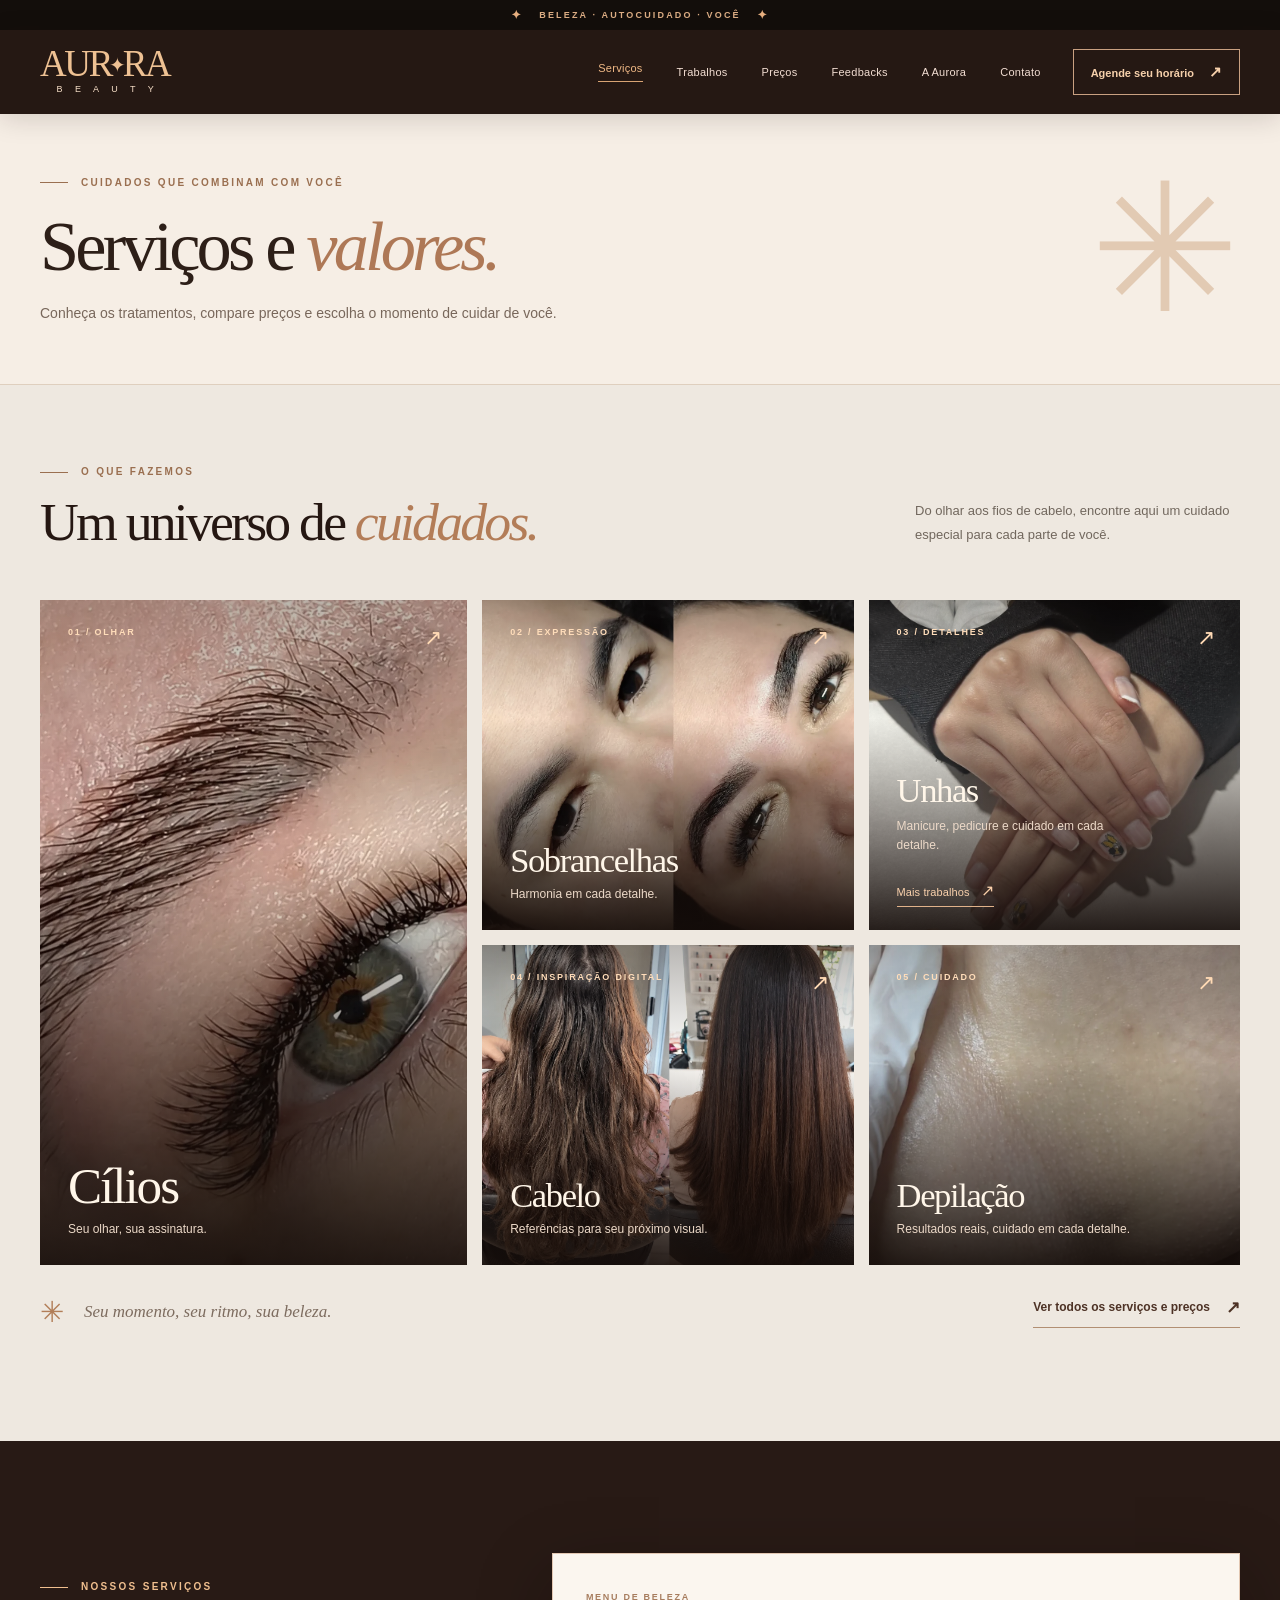
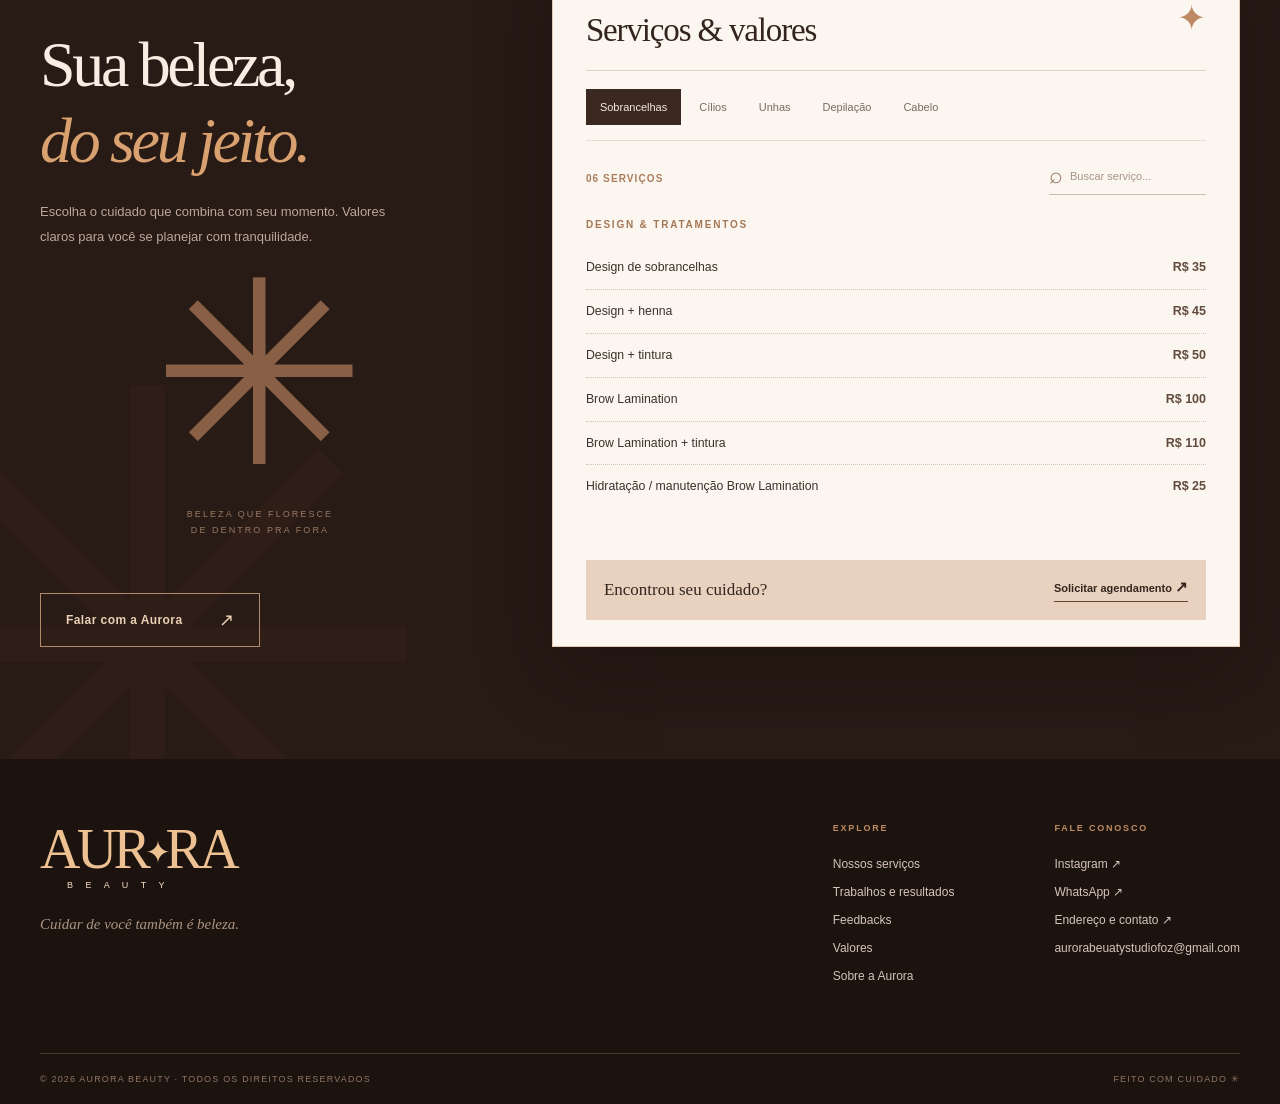
<file: servicos.html>
<!DOCTYPE html>

<html lang="pt-BR">
<head>
<meta charset="utf-8"/>
<meta content="width=device-width, initial-scale=1, viewport-fit=cover" name="viewport"/>
<meta content="#251712" name="theme-color"/>
<meta content="Consulte os preços de sobrancelhas, cílios, unhas, depilação e cabelos da Aurora Beauty em Foz do Iguaçu." name="description"/>
<link href="assets/favicon.svg" rel="icon" type="image/svg+xml"/>
<meta content="website" property="og:type"/>
<meta content="Serviços e Preços | Aurora Beauty" property="og:title"/>
<meta content="Consulte os preços de sobrancelhas, cílios, unhas, depilação e cabelos da Aurora Beauty em Foz do Iguaçu." property="og:description"/>
<meta content="https://fahremback.github.io/aurora-beauty-foz/assets/aurora-ambiente.webp" property="og:image"/>
<title>Serviços e Preços | Aurora Beauty</title>
<link href="https://fonts.googleapis.com" rel="preconnect"/>
<link crossorigin="" href="https://fonts.gstatic.com" rel="preconnect"/>
<link href="styles.css?v=mobile-fix-20261016" rel="stylesheet"/>
<style id="portfolio-fallback">
    .portfolio-grid{display:grid;grid-template-columns:repeat(4,minmax(0,1fr));gap:12px}
    .portfolio-grid>.work-card{grid-column:auto;grid-row:auto;display:block;min-width:0;height:165px;overflow:hidden}
    .portfolio-grid>.work-card>img{display:block;width:100%;height:100%;object-fit:cover}
    .portfolio-grid>.work-card[hidden]{display:none!important}
    @media(max-width:800px){.portfolio-grid{grid-template-columns:repeat(2,minmax(0,1fr))}.portfolio-grid>.work-card{height:145px}}
  </style>
<script type="application/ld+json">{"@context":"https://schema.org","@type":"BeautySalon","name":"Aurora Beauty","description":"Serviços de beleza, sobrancelhas, cílios, manicure, pedicure, depilação e cabelo.","address":{"@type":"PostalAddress","streetAddress":"Av. Oditon Sottomaior Ramos, 444","addressLocality":"Foz do Iguaçu","addressRegion":"PR","postalCode":"85862-486","addressCountry":"BR","addressNeighborhood":"Três Lagoas"},"sameAs":["https://www.instagram.com/aurorabeautyfoz/"],"priceRange":"R$ 15 – R$ 310","telephone":"+55 45 9951-8770","email":"aurorabeuatystudiofoz@gmail.com","hasMap":"https://www.google.com/maps/search/?api=1&query=Av.%20Oditon%20Sottomaior%20Ramos%2C%20444%20-%20Tr%C3%AAs%20Lagoas%2C%20Foz%20do%20Igua%C3%A7u%20-%20PR%2C%2085862-486%2C%20Brasil"}</script>
<script defer="" src="common.js?v=multipaginas1"></script>
<link href="https://fahremback.github.io/aurora-beauty-foz/servicos.html" rel="canonical"/><script defer="" src="servicos.js?v=multipaginas1"></script></head>
<body class="subpage page-services">
<a class="skip-link" href="#conteudo">Pular para o conteúdo</a>
<div class="top-note"><span class="spark">✦</span> BELEZA · AUTOCUIDADO · VOCÊ <span class="spark">✦</span></div>
<header class="site-header" id="site-header">
<div class="container header-inner">
<a aria-label="Aurora Beauty — início" class="brand" href="index.html"><span class="brand-main">AUR<span class="brand-star">✦</span>RA</span><span class="brand-sub">B E A U T Y</span></a>
<nav aria-label="Navegação principal" class="desktop-nav">
<a aria-current="page" href="#servicos">Serviços</a><a href="trabalhos.html">Trabalhos</a><a href="#valores">Preços</a><a href="feedbacks.html">Feedbacks</a><a href="sobre.html">A Aurora</a><a href="contato.html">Contato</a>
</nav>
<a class="nav-book" href="https://wa.me/554599518770?text=Ol%C3%A1%21%20Gostaria%20de%20agendar%20um%20hor%C3%A1rio%20na%20Aurora%20Beauty." rel="noopener noreferrer" target="_blank">Agende seu horário <span aria-hidden="true">↗</span></a>
<button aria-controls="mobile-nav" aria-expanded="false" aria-label="Abrir menu" class="menu-toggle" id="menu-toggle" type="button"><span></span><span></span></button>
</div>
<nav aria-label="Navegação para celular" class="mobile-nav" hidden="" id="mobile-nav">
<a href="index.html">Início</a><a aria-current="page" href="#servicos">Serviços</a><a href="trabalhos.html">Trabalhos reais</a><a href="#valores">Tabela de preços</a><a href="feedbacks.html">Feedbacks</a><a href="sobre.html">A Aurora</a><a href="contato.html">Contato</a><a href="https://wa.me/554599518770?text=Ol%C3%A1%21%20Gostaria%20de%20agendar%20um%20hor%C3%A1rio%20na%20Aurora%20Beauty." rel="noopener noreferrer" target="_blank">Agendar ↗</a>
</nav>
</header>
<main id="conteudo"><section class="page-banner"><div class="container page-banner-inner"><div><p class="eyebrow dark"><span class="eyebrow-line"></span>CUIDADOS QUE COMBINAM COM VOCÊ</p><h1>Serviços e <em>valores.</em></h1><p>Conheça os tratamentos, compare preços e escolha o momento de cuidar de você.</p></div><span aria-hidden="true" class="page-banner-mark">✳</span></div></section><section aria-labelledby="services-title" class="services section-pad" id="servicos">
<div class="container">
<div class="section-heading"><div><p class="eyebrow dark"><span class="eyebrow-line"></span> O QUE FAZEMOS</p><h2 id="services-title">Um universo de <em>cuidados.</em></h2></div><p>Do olhar aos fios de cabelo, encontre aqui um cuidado especial para cada parte de você.</p></div>
<div class="service-grid">
<a class="service-card service-card-large" data-filter="cilios" href="#valores"><img alt="Extensão de cílios e resultado real da Aurora Beauty" loading="lazy" src="assets/cilios-detalhe.webp"/><span class="service-overlay"></span><span class="service-index">01 / OLHAR</span><span class="service-content"><span class="service-title">Cílios</span><span class="service-description">Seu olhar, sua assinatura.</span></span><span aria-hidden="true" class="service-arrow">↗</span></a>
<a class="service-card" data-filter="sobrancelhas" href="#valores"><img alt="Antes e depois de design de sobrancelhas realizado na Aurora Beauty" loading="lazy" src="assets/sobrancelhas-resultado.webp"/><span class="service-overlay"></span><span class="service-index">02 / EXPRESSÃO</span><span class="service-content"><span class="service-title">Sobrancelhas</span><span class="service-description">Harmonia em cada detalhe.</span></span><span aria-hidden="true" class="service-arrow">↗</span></a>
<div class="service-card nails-card"><img alt="Manicure e pedicure com nail art feitas na Aurora Beauty" loading="lazy" src="assets/unhas-manicure-pedicure.webp"/><span class="service-overlay"></span><a aria-label="Ver preços de manicure e pedicure" class="nails-price-link" data-filter="unhas" href="#valores"><span class="service-index">03 / DETALHES</span><span class="service-content"><span class="service-title">Unhas</span><span class="service-description">Manicure, pedicure e cuidado em cada detalhe.</span></span><span aria-hidden="true" class="service-arrow">↗</span></a><a class="nails-real-link" href="https://www.instagram.com/stories/highlights/18129399403687928/" rel="noopener noreferrer" target="_blank">Mais trabalhos <span aria-hidden="true">↗</span></a></div>
<a class="service-card" data-filter="cabelo" href="#valores"><img alt="Referência visual de estilos de cabelo, uma simulação digital" loading="lazy" src="assets/cabelo-referencia-liso.webp"/><span class="service-overlay"></span><span class="service-index">04 / INSPIRAÇÃO DIGITAL</span><span class="service-content"><span class="service-title">Cabelo</span><span class="service-description">Referências para seu próximo visual.</span></span><span aria-hidden="true" class="service-arrow">↗</span></a>
<a class="service-card" data-filter="depilacao" href="#valores"><img alt="Axila sem um fio: resultado divulgado pela Aurora Beauty" loading="lazy" src="assets/aurora-depilacao-card.webp"/><span class="service-overlay"></span><span class="service-index">05 / CUIDADO</span><span class="service-content"><span class="service-title">Depilação</span><span class="service-description">Resultados reais, cuidado em cada detalhe.</span></span><span aria-hidden="true" class="service-arrow">↗</span></a>
</div>
<div class="service-bottom"><span>✳</span><p>Seu momento, seu ritmo, sua beleza.</p><a class="under-link dark-link" href="#valores">Ver todos os serviços e preços <span aria-hidden="true">↗</span></a></div>
</div>
</section><section aria-labelledby="price-title" class="price-section section-pad" id="valores">
<div class="container price-layout">
<div class="price-intro"><p class="eyebrow light"><span class="eyebrow-line"></span> NOSSOS SERVIÇOS</p><h2 id="price-title">Sua beleza,<br/><em>do seu jeito.</em></h2><p>Escolha o cuidado que combina com seu momento. Valores claros para você se planejar com tranquilidade.</p><div aria-hidden="true" class="price-art"><span>✳</span><span class="price-art-caption">BELEZA QUE FLORESCE<br/>DE DENTRO PRA FORA</span></div><a class="price-book btn btn-outline" href="https://wa.me/554599518770?text=Ol%C3%A1%21%20Gostaria%20de%20agendar%20um%20hor%C3%A1rio%20na%20Aurora%20Beauty." rel="noopener noreferrer" target="_blank">Falar com a Aurora <span aria-hidden="true">↗</span></a></div>
<div class="menu-panel">
<div class="menu-top"><div><small>MENU DE BELEZA</small><h3>Serviços &amp; valores</h3></div><span aria-hidden="true" class="menu-star">✦</span></div>
<div aria-label="Categorias de serviços" class="menu-cats" id="menu-tabs" role="tablist">
<button aria-selected="true" class="menu-tab active" data-category="sobrancelhas" role="tab" type="button">Sobrancelhas</button>
<button aria-selected="false" class="menu-tab" data-category="cilios" role="tab" type="button">Cílios</button>
<button aria-selected="false" class="menu-tab" data-category="unhas" role="tab" type="button">Unhas</button>
<button aria-selected="false" class="menu-tab" data-category="depilacao" role="tab" type="button">Depilação</button>
<button aria-selected="false" class="menu-tab" data-category="cabelo" role="tab" type="button">Cabelo</button>
</div>
<div class="menu-tools"><span class="menu-count" id="menu-count">06 SERVIÇOS</span><label class="menu-search"><span aria-hidden="true">⌕</span><input aria-label="Buscar serviço" id="service-search" placeholder="Buscar serviço..." type="search"/></label></div>
<div aria-live="polite" class="menu-content" id="menu-content" role="tabpanel"></div>
<div class="menu-footer"><span>✳</span><p>Os valores capilares são referenciais e podem variar conforme comprimento, volume, densidade e condição do cabelo. Consulte para confirmar o valor.</p></div>
<div class="menu-cta"><span>Encontrou seu cuidado?</span><a href="https://wa.me/554599518770?text=Ol%C3%A1%21%20Gostaria%20de%20agendar%20um%20hor%C3%A1rio%20na%20Aurora%20Beauty." rel="noopener noreferrer" target="_blank">Solicitar agendamento <span aria-hidden="true">↗</span></a></div>
</div>
</div>
</section></main>
<footer class="footer"><div class="container"><div class="footer-main"><div><a aria-label="Aurora Beauty — voltar ao início" class="brand footer-brand" href="index.html"><span class="brand-main">AUR<span class="brand-star">✦</span>RA</span><span class="brand-sub">B E A U T Y</span></a><p>Cuidar de você também é beleza.</p></div><div class="footer-links"><div><span>EXPLORE</span><a href="#servicos">Nossos serviços</a><a href="trabalhos.html">Trabalhos e resultados</a><a href="feedbacks.html">Feedbacks</a><a href="#valores">Valores</a><a href="sobre.html">Sobre a Aurora</a></div><div><span>FALE CONOSCO</span><a href="https://www.instagram.com/aurorabeautyfoz/" rel="noopener noreferrer" target="_blank">Instagram ↗</a><a href="https://wa.me/554599518770?text=Ol%C3%A1%21%20Gostaria%20de%20agendar%20um%20hor%C3%A1rio%20na%20Aurora%20Beauty." rel="noopener noreferrer" target="_blank">WhatsApp ↗</a><a href="contato.html">Endereço e contato ↗</a><a href="mailto:aurorabeuatystudiofoz@gmail.com">aurorabeuatystudiofoz@gmail.com</a></div></div></div><div class="footer-bottom"><span>© <span id="year">2026</span> AURORA BEAUTY · TODOS OS DIREITOS RESERVADOS</span><span>FEITO COM CUIDADO ✳</span></div></div></footer>
<a aria-label="Agendar horário pelo WhatsApp" class="floating-book" href="https://wa.me/554599518770?text=Ol%C3%A1%21%20Gostaria%20de%20agendar%20um%20hor%C3%A1rio%20na%20Aurora%20Beauty." rel="noopener noreferrer" target="_blank"><svg aria-hidden="true" fill="none" height="20" stroke="currentColor" stroke-linecap="round" stroke-linejoin="round" stroke-width="1.75" viewbox="0 0 24 24" width="20"><path d="M20.5 11.7a8.5 8.5 0 0 1-12.4 7.6L3.6 20.4l1.2-4.5a8.5 8.5 0 1 1 15.7-4.2Z"></path><path d="M9 8.5c.3 2.3 2.2 4.3 4.7 5.2l1.5-1.1 2 1.1c-.4 1.7-1.8 2.3-3.2 1.9-3.3-.8-5.6-3-6.3-6-.3-1.2.5-2.3 1.3-2.8Z"></path></svg><span>Agendar</span></a>
</body>
</html>
</file>
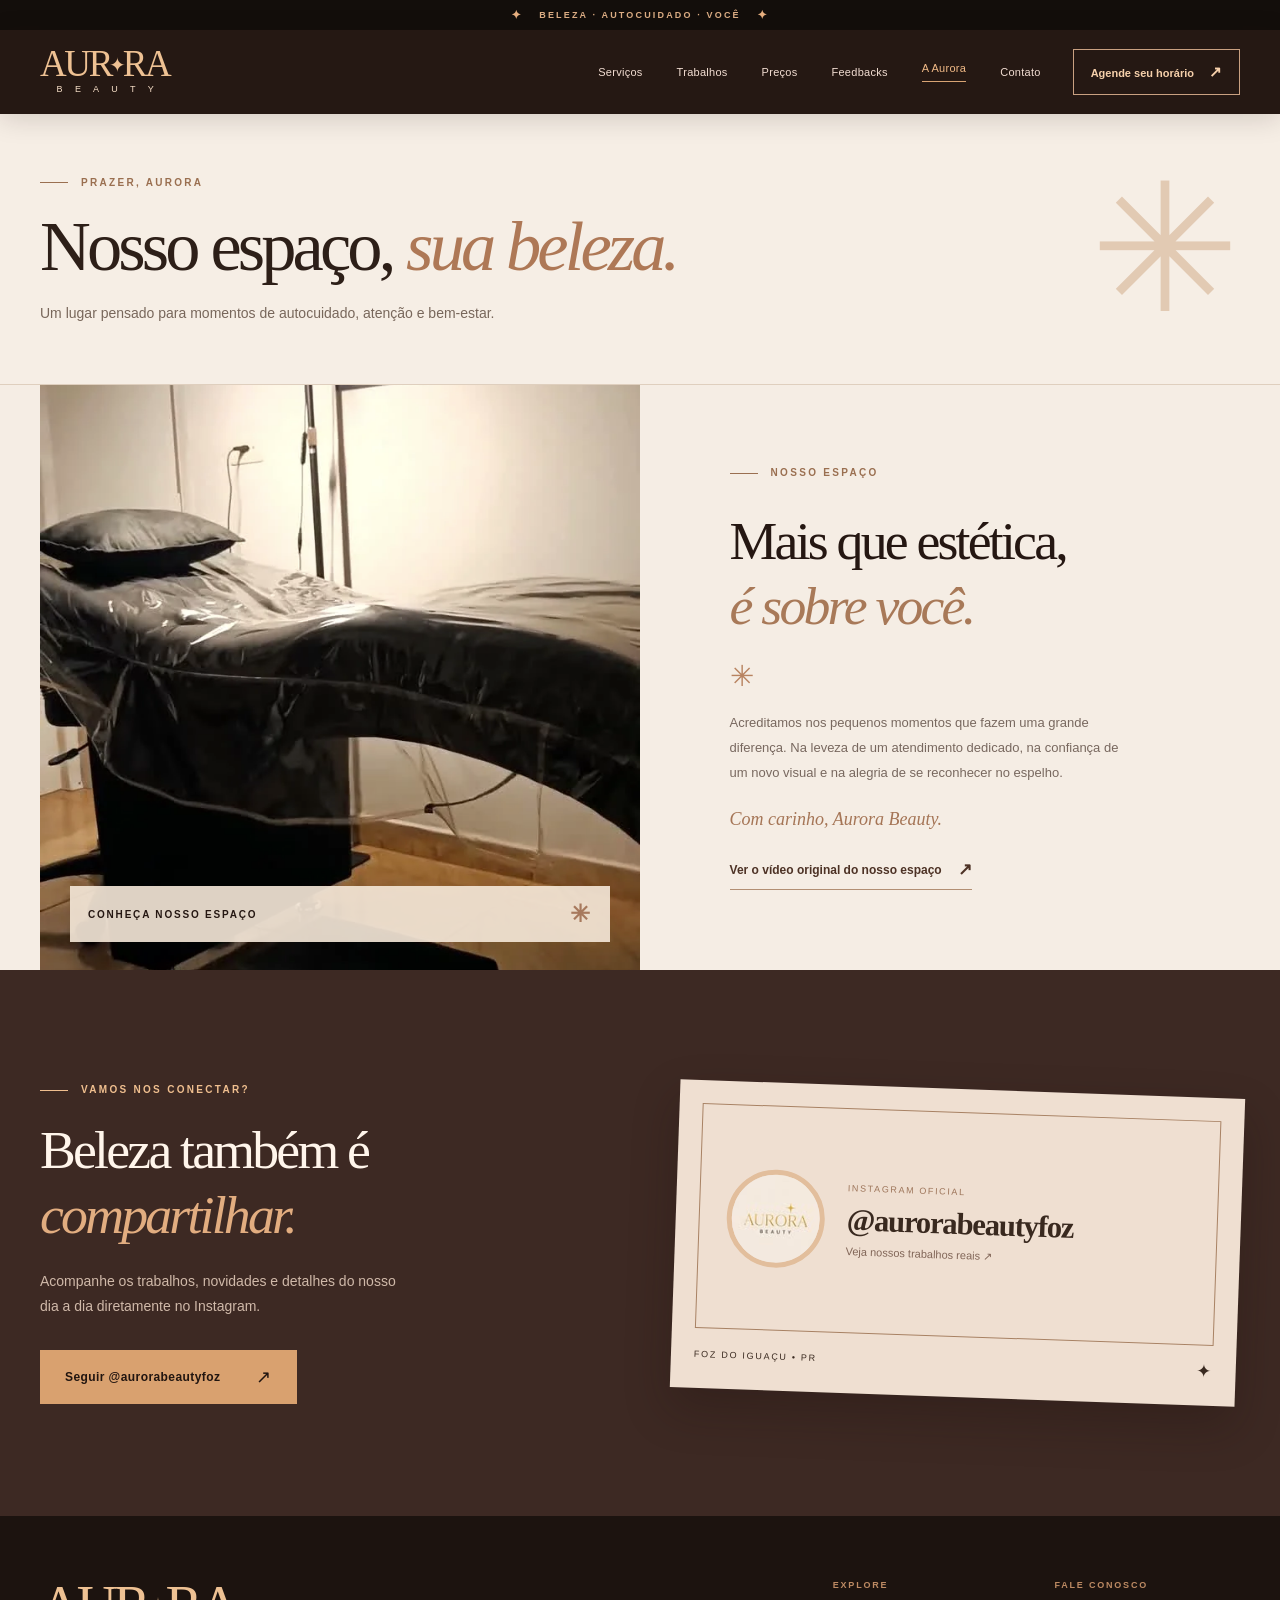
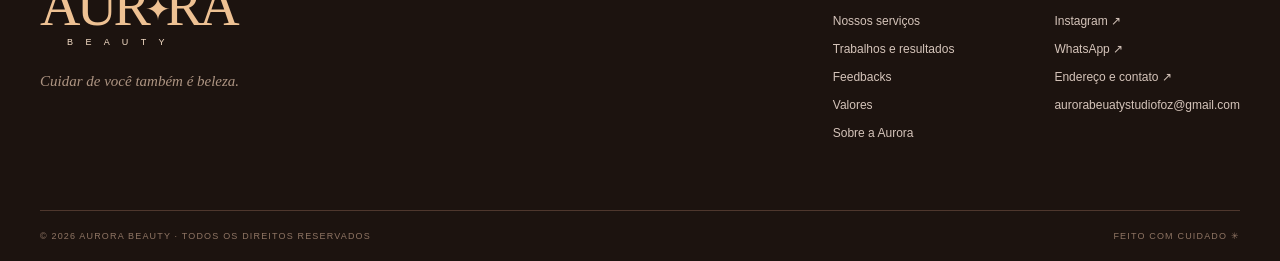
<file: sobre.html>
<!DOCTYPE html>

<html lang="pt-BR">
<head>
<meta charset="utf-8"/>
<meta content="width=device-width, initial-scale=1, viewport-fit=cover" name="viewport"/>
<meta content="#251712" name="theme-color"/>
<meta content="Conheça o ambiente e a proposta da Aurora Beauty em Foz do Iguaçu, veja o vídeo do espaço e nosso Instagram." name="description"/>
<link href="assets/favicon.svg" rel="icon" type="image/svg+xml"/>
<meta content="website" property="og:type"/>
<meta content="Conheça a Aurora Beauty | Nosso Espaço" property="og:title"/>
<meta content="Conheça o ambiente e a proposta da Aurora Beauty em Foz do Iguaçu, veja o vídeo do espaço e nosso Instagram." property="og:description"/>
<meta content="https://fahremback.github.io/aurora-beauty-foz/assets/aurora-ambiente.webp" property="og:image"/>
<title>Conheça a Aurora Beauty | Nosso Espaço</title>
<link href="https://fonts.googleapis.com" rel="preconnect"/>
<link crossorigin="" href="https://fonts.gstatic.com" rel="preconnect"/>
<link href="styles.css?v=mobile-fix-20261016" rel="stylesheet"/>
<style id="portfolio-fallback">
    .portfolio-grid{display:grid;grid-template-columns:repeat(4,minmax(0,1fr));gap:12px}
    .portfolio-grid>.work-card{grid-column:auto;grid-row:auto;display:block;min-width:0;height:165px;overflow:hidden}
    .portfolio-grid>.work-card>img{display:block;width:100%;height:100%;object-fit:cover}
    .portfolio-grid>.work-card[hidden]{display:none!important}
    @media(max-width:800px){.portfolio-grid{grid-template-columns:repeat(2,minmax(0,1fr))}.portfolio-grid>.work-card{height:145px}}
  </style>
<script type="application/ld+json">{"@context":"https://schema.org","@type":"BeautySalon","name":"Aurora Beauty","description":"Serviços de beleza, sobrancelhas, cílios, manicure, pedicure, depilação e cabelo.","address":{"@type":"PostalAddress","streetAddress":"Av. Oditon Sottomaior Ramos, 444","addressLocality":"Foz do Iguaçu","addressRegion":"PR","postalCode":"85862-486","addressCountry":"BR","addressNeighborhood":"Três Lagoas"},"sameAs":["https://www.instagram.com/aurorabeautyfoz/"],"priceRange":"R$ 15 – R$ 310","telephone":"+55 45 9951-8770","email":"aurorabeuatystudiofoz@gmail.com","hasMap":"https://www.google.com/maps/search/?api=1&query=Av.%20Oditon%20Sottomaior%20Ramos%2C%20444%20-%20Tr%C3%AAs%20Lagoas%2C%20Foz%20do%20Igua%C3%A7u%20-%20PR%2C%2085862-486%2C%20Brasil"}</script>
<script defer="" src="common.js?v=multipaginas1"></script>
<link href="https://fahremback.github.io/aurora-beauty-foz/sobre.html" rel="canonical"/></head>
<body class="subpage page-about">
<a class="skip-link" href="#conteudo">Pular para o conteúdo</a>
<div class="top-note"><span class="spark">✦</span> BELEZA · AUTOCUIDADO · VOCÊ <span class="spark">✦</span></div>
<header class="site-header" id="site-header">
<div class="container header-inner">
<a aria-label="Aurora Beauty — início" class="brand" href="index.html"><span class="brand-main">AUR<span class="brand-star">✦</span>RA</span><span class="brand-sub">B E A U T Y</span></a>
<nav aria-label="Navegação principal" class="desktop-nav">
<a href="servicos.html">Serviços</a><a href="trabalhos.html">Trabalhos</a><a href="servicos.html#valores">Preços</a><a href="feedbacks.html">Feedbacks</a><a aria-current="page" href="#sobre">A Aurora</a><a href="contato.html">Contato</a>
</nav>
<a class="nav-book" href="https://wa.me/554599518770?text=Ol%C3%A1%21%20Gostaria%20de%20agendar%20um%20hor%C3%A1rio%20na%20Aurora%20Beauty." rel="noopener noreferrer" target="_blank">Agende seu horário <span aria-hidden="true">↗</span></a>
<button aria-controls="mobile-nav" aria-expanded="false" aria-label="Abrir menu" class="menu-toggle" id="menu-toggle" type="button"><span></span><span></span></button>
</div>
<nav aria-label="Navegação para celular" class="mobile-nav" hidden="" id="mobile-nav">
<a href="index.html">Início</a><a href="servicos.html">Serviços</a><a href="trabalhos.html">Trabalhos reais</a><a href="servicos.html#valores">Tabela de preços</a><a href="feedbacks.html">Feedbacks</a><a aria-current="page" href="#sobre">A Aurora</a><a href="contato.html">Contato</a><a href="https://wa.me/554599518770?text=Ol%C3%A1%21%20Gostaria%20de%20agendar%20um%20hor%C3%A1rio%20na%20Aurora%20Beauty." rel="noopener noreferrer" target="_blank">Agendar ↗</a>
</nav>
</header>
<main id="conteudo"><section class="page-banner"><div class="container page-banner-inner"><div><p class="eyebrow dark"><span class="eyebrow-line"></span>PRAZER, AURORA</p><h1>Nosso espaço, <em>sua beleza.</em></h1><p>Um lugar pensado para momentos de autocuidado, atenção e bem-estar.</p></div><span aria-hidden="true" class="page-banner-mark">✳</span></div></section><section aria-labelledby="quote-title" class="quote-section" id="sobre"><div class="container quote-grid"><div class="quote-visual"><img alt="Sala de atendimento real da Aurora Beauty" loading="lazy" src="assets/aurora-maca.webp"/><video aria-label="Passeio em vídeo pelo espaço real da Aurora Beauty" autoplay="" class="studio-video" loop="" muted="" playsinline="" poster="assets/aurora-maca.webp" preload="metadata"><source src="assets/aurora-estudio.mp4" type="video/mp4"/></video><div class="quote-visual-tag">CONHEÇA NOSSO ESPAÇO <span>✳</span></div></div><div class="quote-content"><p class="eyebrow dark"><span class="eyebrow-line"></span> NOSSO ESPAÇO</p><h2 id="quote-title">Mais que estética,<br/><em>é sobre você.</em></h2><div class="quote-divider">✳</div><p>Acreditamos nos pequenos momentos que fazem uma grande diferença. Na leveza de um atendimento dedicado, na confiança de um novo visual e na alegria de se reconhecer no espelho.</p><p class="signature">Com carinho, Aurora Beauty.</p><a class="under-link dark-link" href="https://www.instagram.com/p/Dc1DvOgRedu/" rel="noopener noreferrer" target="_blank">Ver o vídeo original do nosso espaço <span aria-hidden="true">↗</span></a></div></div></section><section aria-labelledby="insta-title" class="instagram-section section-pad" id="instagram"><div class="container instagram-layout"><div class="instagram-copy"><p class="eyebrow light"><span class="eyebrow-line"></span> VAMOS NOS CONECTAR?</p><h2 id="insta-title">Beleza também é <em>compartilhar.</em></h2><p>Acompanhe os trabalhos, novidades e detalhes do nosso dia a dia diretamente no Instagram.</p><a class="btn btn-gold" href="https://www.instagram.com/aurorabeautyfoz/" rel="noopener noreferrer" target="_blank">Seguir @aurorabeautyfoz <span aria-hidden="true">↗</span></a></div><a aria-label="Abrir Instagram da Aurora Beauty" class="instagram-profile" href="https://www.instagram.com/aurorabeautyfoz/" rel="noopener noreferrer" target="_blank"><div class="ig-frame"><img alt="Foto do perfil oficial Aurora Beauty no Instagram" src="assets/instagram-profile.jpg"/><div><small>INSTAGRAM OFICIAL</small><strong>@aurorabeautyfoz</strong><span>Veja nossos trabalhos reais <span aria-hidden="true">↗</span></span></div></div><span class="profile-bottom">FOZ DO IGUAÇU • PR <span aria-hidden="true">✦</span></span></a></div></section></main>
<footer class="footer"><div class="container"><div class="footer-main"><div><a aria-label="Aurora Beauty — voltar ao início" class="brand footer-brand" href="index.html"><span class="brand-main">AUR<span class="brand-star">✦</span>RA</span><span class="brand-sub">B E A U T Y</span></a><p>Cuidar de você também é beleza.</p></div><div class="footer-links"><div><span>EXPLORE</span><a href="servicos.html">Nossos serviços</a><a href="trabalhos.html">Trabalhos e resultados</a><a href="feedbacks.html">Feedbacks</a><a href="servicos.html#valores">Valores</a><a href="#sobre">Sobre a Aurora</a></div><div><span>FALE CONOSCO</span><a href="https://www.instagram.com/aurorabeautyfoz/" rel="noopener noreferrer" target="_blank">Instagram ↗</a><a href="https://wa.me/554599518770?text=Ol%C3%A1%21%20Gostaria%20de%20agendar%20um%20hor%C3%A1rio%20na%20Aurora%20Beauty." rel="noopener noreferrer" target="_blank">WhatsApp ↗</a><a href="contato.html">Endereço e contato ↗</a><a href="mailto:aurorabeuatystudiofoz@gmail.com">aurorabeuatystudiofoz@gmail.com</a></div></div></div><div class="footer-bottom"><span>© <span id="year">2026</span> AURORA BEAUTY · TODOS OS DIREITOS RESERVADOS</span><span>FEITO COM CUIDADO ✳</span></div></div></footer>
<a aria-label="Agendar horário pelo WhatsApp" class="floating-book" href="https://wa.me/554599518770?text=Ol%C3%A1%21%20Gostaria%20de%20agendar%20um%20hor%C3%A1rio%20na%20Aurora%20Beauty." rel="noopener noreferrer" target="_blank"><svg aria-hidden="true" fill="none" height="20" stroke="currentColor" stroke-linecap="round" stroke-linejoin="round" stroke-width="1.75" viewbox="0 0 24 24" width="20"><path d="M20.5 11.7a8.5 8.5 0 0 1-12.4 7.6L3.6 20.4l1.2-4.5a8.5 8.5 0 1 1 15.7-4.2Z"></path><path d="M9 8.5c.3 2.3 2.2 4.3 4.7 5.2l1.5-1.1 2 1.1c-.4 1.7-1.8 2.3-3.2 1.9-3.3-.8-5.6-3-6.3-6-.3-1.2.5-2.3 1.3-2.8Z"></path></svg><span>Agendar</span></a>
</body>
</html>
</file>
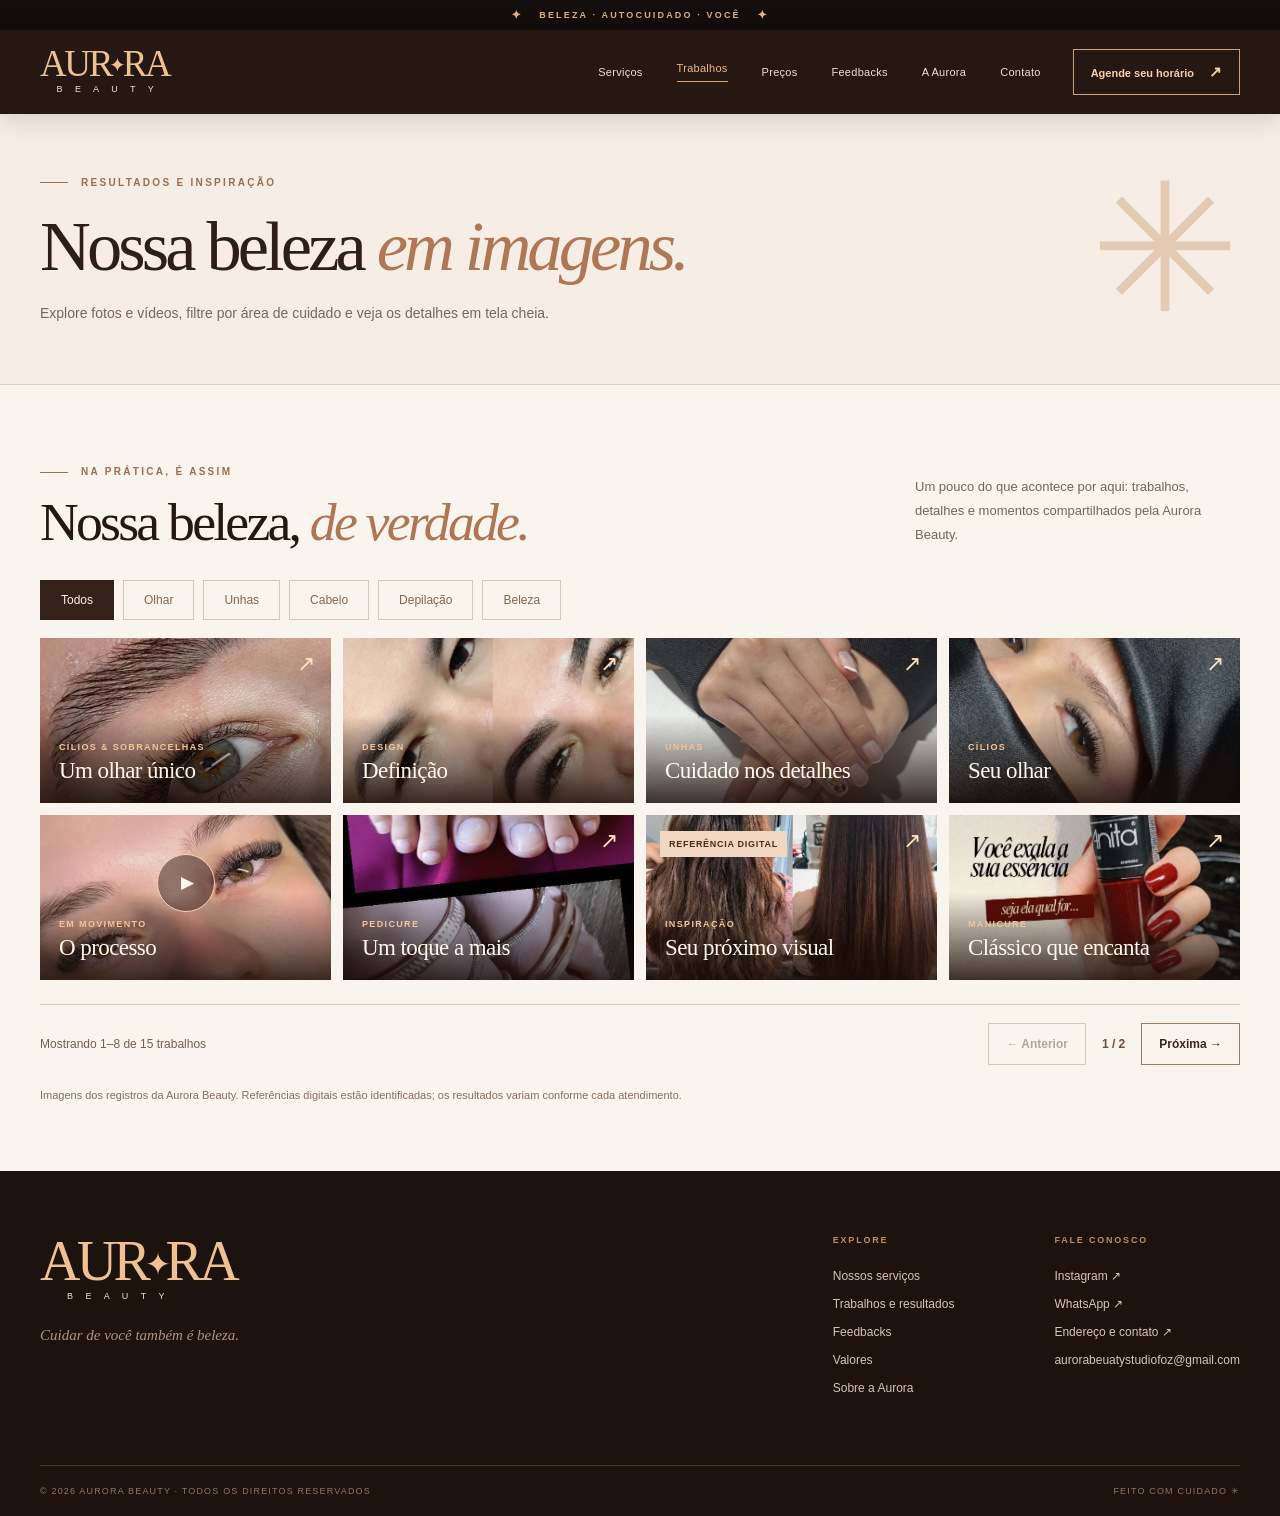
<file: trabalhos.html>
<!DOCTYPE html>

<html lang="pt-BR">
<head>
<meta charset="utf-8"/>
<meta content="width=device-width, initial-scale=1, viewport-fit=cover" name="viewport"/>
<meta content="#251712" name="theme-color"/>
<meta content="Galeria dos trabalhos da Aurora Beauty: cílios, sobrancelhas, unhas, depilação, fotos e vídeos." name="description"/>
<link href="assets/favicon.svg" rel="icon" type="image/svg+xml"/>
<meta content="website" property="og:type"/>
<meta content="Trabalhos Reais | Aurora Beauty" property="og:title"/>
<meta content="Galeria dos trabalhos da Aurora Beauty: cílios, sobrancelhas, unhas, depilação, fotos e vídeos." property="og:description"/>
<meta content="https://fahremback.github.io/aurora-beauty-foz/assets/aurora-ambiente.webp" property="og:image"/>
<title>Trabalhos Reais | Aurora Beauty</title>
<link href="https://fonts.googleapis.com" rel="preconnect"/>
<link crossorigin="" href="https://fonts.gstatic.com" rel="preconnect"/>
<link href="styles.css?v=mobile-fix-20261016" rel="stylesheet"/>
<style id="portfolio-fallback">
    .portfolio-grid{display:grid;grid-template-columns:repeat(4,minmax(0,1fr));gap:12px}
    .portfolio-grid>.work-card{grid-column:auto;grid-row:auto;display:block;min-width:0;height:165px;overflow:hidden}
    .portfolio-grid>.work-card>img{display:block;width:100%;height:100%;object-fit:cover}
    .portfolio-grid>.work-card[hidden]{display:none!important}
    @media(max-width:800px){.portfolio-grid{grid-template-columns:repeat(2,minmax(0,1fr))}.portfolio-grid>.work-card{height:145px}}
  </style>
<script type="application/ld+json">{"@context":"https://schema.org","@type":"BeautySalon","name":"Aurora Beauty","description":"Serviços de beleza, sobrancelhas, cílios, manicure, pedicure, depilação e cabelo.","address":{"@type":"PostalAddress","streetAddress":"Av. Oditon Sottomaior Ramos, 444","addressLocality":"Foz do Iguaçu","addressRegion":"PR","postalCode":"85862-486","addressCountry":"BR","addressNeighborhood":"Três Lagoas"},"sameAs":["https://www.instagram.com/aurorabeautyfoz/"],"priceRange":"R$ 15 – R$ 310","telephone":"+55 45 9951-8770","email":"aurorabeuatystudiofoz@gmail.com","hasMap":"https://www.google.com/maps/search/?api=1&query=Av.%20Oditon%20Sottomaior%20Ramos%2C%20444%20-%20Tr%C3%AAs%20Lagoas%2C%20Foz%20do%20Igua%C3%A7u%20-%20PR%2C%2085862-486%2C%20Brasil"}</script>
<script defer="" src="common.js?v=multipaginas1"></script>
<link href="https://fahremback.github.io/aurora-beauty-foz/trabalhos.html" rel="canonical"/><script defer="" src="galeria.js?v=multipaginas1"></script></head>
<body class="subpage page-gallery">
<a class="skip-link" href="#conteudo">Pular para o conteúdo</a>
<div class="top-note"><span class="spark">✦</span> BELEZA · AUTOCUIDADO · VOCÊ <span class="spark">✦</span></div>
<header class="site-header" id="site-header">
<div class="container header-inner">
<a aria-label="Aurora Beauty — início" class="brand" href="index.html"><span class="brand-main">AUR<span class="brand-star">✦</span>RA</span><span class="brand-sub">B E A U T Y</span></a>
<nav aria-label="Navegação principal" class="desktop-nav">
<a href="servicos.html">Serviços</a><a aria-current="page" href="#trabalhos">Trabalhos</a><a href="servicos.html#valores">Preços</a><a href="feedbacks.html">Feedbacks</a><a href="sobre.html">A Aurora</a><a href="contato.html">Contato</a>
</nav>
<a class="nav-book" href="https://wa.me/554599518770?text=Ol%C3%A1%21%20Gostaria%20de%20agendar%20um%20hor%C3%A1rio%20na%20Aurora%20Beauty." rel="noopener noreferrer" target="_blank">Agende seu horário <span aria-hidden="true">↗</span></a>
<button aria-controls="mobile-nav" aria-expanded="false" aria-label="Abrir menu" class="menu-toggle" id="menu-toggle" type="button"><span></span><span></span></button>
</div>
<nav aria-label="Navegação para celular" class="mobile-nav" hidden="" id="mobile-nav">
<a href="index.html">Início</a><a href="servicos.html">Serviços</a><a aria-current="page" href="#trabalhos">Trabalhos reais</a><a href="servicos.html#valores">Tabela de preços</a><a href="feedbacks.html">Feedbacks</a><a href="sobre.html">A Aurora</a><a href="contato.html">Contato</a><a href="https://wa.me/554599518770?text=Ol%C3%A1%21%20Gostaria%20de%20agendar%20um%20hor%C3%A1rio%20na%20Aurora%20Beauty." rel="noopener noreferrer" target="_blank">Agendar ↗</a>
</nav>
</header>
<main id="conteudo"><section class="page-banner"><div class="container page-banner-inner"><div><p class="eyebrow dark"><span class="eyebrow-line"></span>RESULTADOS E INSPIRAÇÃO</p><h1>Nossa beleza <em>em imagens.</em></h1><p>Explore fotos e vídeos, filtre por área de cuidado e veja os detalhes em tela cheia.</p></div><span aria-hidden="true" class="page-banner-mark">✳</span></div></section><section aria-labelledby="portfolio-title" class="portfolio section-pad" id="trabalhos">
<div class="container">
<div class="section-heading portfolio-heading">
<div><p class="eyebrow dark"><span class="eyebrow-line"></span> NA PRÁTICA, É ASSIM</p><h2 id="portfolio-title">Nossa beleza, <em>de verdade.</em></h2></div>
<p>Um pouco do que acontece por aqui: trabalhos, detalhes e momentos compartilhados pela Aurora Beauty.</p>
</div>
<div aria-label="Filtrar galeria" class="portfolio-filters" role="group">
<button aria-pressed="true" class="gallery-filter is-active" data-gallery-filter="todos" type="button">Todos</button>
<button aria-pressed="false" class="gallery-filter" data-gallery-filter="olhar" type="button">Olhar</button>
<button aria-pressed="false" class="gallery-filter" data-gallery-filter="unhas" type="button">Unhas</button>
<button aria-pressed="false" class="gallery-filter" data-gallery-filter="cabelo" type="button">Cabelo</button>
<button aria-pressed="false" class="gallery-filter" data-gallery-filter="depilacao" type="button">Depilação</button>
<button aria-pressed="false" class="gallery-filter" data-gallery-filter="beleza" type="button">Beleza</button>
</div>
<div class="portfolio-grid">
<button class="work-card work-feature" data-media-caption="Cílios e sobrancelhas • Aurora Beauty" data-media-src="assets/olhar-iris.webp" data-work-category="olhar" type="button"><img alt="Detalhe real de cílios e sobrancelhas da Aurora Beauty" loading="lazy" src="assets/olhar-iris.webp"/><span class="work-card-info"><span>CÍLIOS &amp; SOBRANCELHAS</span><strong>Um olhar único</strong></span><span aria-hidden="true" class="work-open">↗</span></button>
<button class="work-card" data-media-caption="Design de sobrancelhas • Aurora Beauty" data-media-src="assets/sobrancelhas-resultado.webp" data-work-category="olhar" type="button"><img alt="Registro de sobrancelhas antes e depois" loading="lazy" src="assets/sobrancelhas-resultado.webp"/><span class="work-card-info"><span>DESIGN</span><strong>Definição</strong></span><span aria-hidden="true" class="work-open">↗</span></button>
<button class="work-card" data-media-caption="Manicure e pedicure • Aurora Beauty" data-media-src="assets/unhas-manicure-pedicure.webp" data-work-category="unhas" type="button"><img alt="Manicure e pedicure com nail art" loading="lazy" src="assets/unhas-manicure-pedicure.webp"/><span class="work-card-info"><span>UNHAS</span><strong>Cuidado nos detalhes</strong></span><span aria-hidden="true" class="work-open">↗</span></button>
<button class="work-card" data-media-caption="Cílios • Aurora Beauty" data-media-src="assets/cilios-trabalho-2.webp" data-work-category="olhar" type="button"><img alt="Extensão de cílios realizada no estúdio" loading="lazy" src="assets/cilios-trabalho-2.webp"/><span class="work-card-info"><span>CÍLIOS</span><strong>Seu olhar</strong></span><span aria-hidden="true" class="work-open">↗</span></button>
<button class="work-card work-video-card" data-media-caption="Um pouco do trabalho com cílios" data-media-src="assets/cilios-movimento.mp4" data-poster="assets/cilios-movimento-poster.webp" data-work-category="olhar" type="button"><img alt="Prévia de vídeo real de trabalho com cílios" loading="lazy" src="assets/cilios-movimento-poster.webp"/><span aria-hidden="true" class="work-play">▶</span><span class="work-card-info"><span>EM MOVIMENTO</span><strong>O processo</strong></span></button>
<button class="work-card" data-media-caption="Pedicure • Aurora Beauty" data-media-src="assets/pedicure-resultados.webp" data-work-category="unhas" type="button"><img alt="Resultado de pedicure compartilhado pela Aurora Beauty" loading="lazy" src="assets/pedicure-resultados.webp"/><span class="work-card-info"><span>PEDICURE</span><strong>Um toque a mais</strong></span><span aria-hidden="true" class="work-open">↗</span></button>
<button class="work-card" data-media-caption="Inspiração digital de cabelo — imagem ilustrativa, não é resultado de atendimento" data-media-src="assets/cabelo-referencia-liso.webp" data-work-category="cabelo" type="button"><img alt="Simulação digital de inspiração para cabelo liso" loading="lazy" src="assets/cabelo-referencia-liso.webp"/><span class="work-reference">REFERÊNCIA DIGITAL</span><span class="work-card-info"><span>INSPIRAÇÃO</span><strong>Seu próximo visual</strong></span><span aria-hidden="true" class="work-open">↗</span></button>
<button class="work-card" data-media-caption="Unhas vermelhas • Aurora Beauty" data-media-src="assets/unhas-vermelho.webp" data-work-category="unhas" type="button"><img alt="Manicure com esmalte vermelho em foto da Aurora Beauty" loading="lazy" src="assets/unhas-vermelho.webp"/><span class="work-card-info"><span>MANICURE</span><strong>Clássico que encanta</strong></span><span aria-hidden="true" class="work-open">↗</span></button>
<button class="work-card" data-media-caption="Axila sem um fio • Resultado divulgado pela Aurora Beauty" data-media-src="assets/aurora-depilacao-depois.webp" data-work-category="depilacao" type="button"><img alt="Imagem do resultado depois de depilação de axilas" loading="lazy" src="assets/aurora-depilacao-depois.webp"/><span class="work-card-info"><span>DEPILAÇÃO</span><strong>Resultado real</strong></span><span aria-hidden="true" class="work-open">↗</span></button>
<button class="work-card" data-media-caption="Detalhe de beleza • Aurora Beauty" data-media-src="assets/labios-rosa.webp" data-work-category="beleza" type="button"><img alt="Detalhe de lábios rosados publicado pela Aurora Beauty" loading="lazy" src="assets/labios-rosa.webp"/><span class="work-card-info"><span>BELEZA</span><strong>Pequenos detalhes</strong></span><span aria-hidden="true" class="work-open">↗</span></button>
<button class="work-card work-video-card" data-media-caption="Bastidores da Aurora Beauty" data-media-src="assets/beleza-movimento.mp4" data-poster="assets/beleza-movimento-poster.webp" data-work-category="beleza" type="button"><img alt="Vídeo de atendimento real da Aurora Beauty" loading="lazy" src="assets/beleza-movimento-poster.webp"/><span aria-hidden="true" class="work-play">▶</span><span class="work-card-info"><span>EM MOVIMENTO</span><strong>Bastidores</strong></span></button>
<button class="work-card" data-media-caption="Atendimento • Aurora Beauty" data-media-src="assets/sobrancelhas-atendimento.webp" data-work-category="olhar" type="button"><img alt="Resultado do design de sobrancelhas da Aurora Beauty" loading="lazy" src="assets/sobrancelhas-atendimento.webp"/><span class="work-card-info"><span>SOBRANCELHAS</span><strong>Feito com cuidado</strong></span><span aria-hidden="true" class="work-open">↗</span></button>
<button class="work-card" data-media-caption="Inspiração digital de cabelo — imagem ilustrativa, não é resultado de atendimento" data-media-src="assets/cabelo-referencia-cacheado.webp" data-work-category="cabelo" type="button"><img alt="Simulação digital de inspiração para cabelo cacheado" loading="lazy" src="assets/cabelo-referencia-cacheado.webp"/><span class="work-reference">REFERÊNCIA DIGITAL</span><span class="work-card-info"><span>INSPIRAÇÃO</span><strong>Texturas e movimento</strong></span><span aria-hidden="true" class="work-open">↗</span></button>
<button class="work-card" data-media-caption="Cílios • Aurora Beauty" data-media-src="assets/cilios-trabalho-3.webp" data-work-category="olhar" type="button"><img alt="Close do acabamento de cílios da Aurora Beauty" loading="lazy" src="assets/cilios-trabalho-3.webp"/><span class="work-card-info"><span>OLHAR</span><strong>Acabamento delicado</strong></span><span aria-hidden="true" class="work-open">↗</span></button>
<button class="work-card work-video-card" data-media-caption="Beleza em movimento • Aurora Beauty" data-media-src="assets/labios-movimento.mp4" data-poster="assets/labios-movimento-poster.webp" data-work-category="beleza" type="button"><img alt="Vídeo de detalhes de beleza" loading="lazy" src="assets/labios-movimento-poster.webp"/><span aria-hidden="true" class="work-play">▶</span><span class="work-card-info"><span>EM MOVIMENTO</span><strong>Um detalhe especial</strong></span></button>
</div>
<div aria-label="Navegação da galeria" class="portfolio-pagination">
<span aria-live="polite" id="gallery-status">Mostrando os trabalhos</span>
<div class="portfolio-page-actions">
<button aria-label="Página anterior da galeria" disabled="" id="gallery-prev" type="button">← Anterior</button>
<span id="gallery-page">1 / 1</span>
<button aria-label="Próxima página da galeria" id="gallery-next" type="button">Próxima →</button>
</div>
</div>
<p class="portfolio-note">Imagens dos registros da Aurora Beauty. Referências digitais estão identificadas; os resultados variam conforme cada atendimento.</p>
</div>
</section></main>
<footer class="footer"><div class="container"><div class="footer-main"><div><a aria-label="Aurora Beauty — voltar ao início" class="brand footer-brand" href="index.html"><span class="brand-main">AUR<span class="brand-star">✦</span>RA</span><span class="brand-sub">B E A U T Y</span></a><p>Cuidar de você também é beleza.</p></div><div class="footer-links"><div><span>EXPLORE</span><a href="servicos.html">Nossos serviços</a><a href="#trabalhos">Trabalhos e resultados</a><a href="feedbacks.html">Feedbacks</a><a href="servicos.html#valores">Valores</a><a href="sobre.html">Sobre a Aurora</a></div><div><span>FALE CONOSCO</span><a href="https://www.instagram.com/aurorabeautyfoz/" rel="noopener noreferrer" target="_blank">Instagram ↗</a><a href="https://wa.me/554599518770?text=Ol%C3%A1%21%20Gostaria%20de%20agendar%20um%20hor%C3%A1rio%20na%20Aurora%20Beauty." rel="noopener noreferrer" target="_blank">WhatsApp ↗</a><a href="contato.html">Endereço e contato ↗</a><a href="mailto:aurorabeuatystudiofoz@gmail.com">aurorabeuatystudiofoz@gmail.com</a></div></div></div><div class="footer-bottom"><span>© <span id="year">2026</span> AURORA BEAUTY · TODOS OS DIREITOS RESERVADOS</span><span>FEITO COM CUIDADO ✳</span></div></div></footer>
<a aria-label="Agendar horário pelo WhatsApp" class="floating-book" href="https://wa.me/554599518770?text=Ol%C3%A1%21%20Gostaria%20de%20agendar%20um%20hor%C3%A1rio%20na%20Aurora%20Beauty." rel="noopener noreferrer" target="_blank"><svg aria-hidden="true" fill="none" height="20" stroke="currentColor" stroke-linecap="round" stroke-linejoin="round" stroke-width="1.75" viewbox="0 0 24 24" width="20"><path d="M20.5 11.7a8.5 8.5 0 0 1-12.4 7.6L3.6 20.4l1.2-4.5a8.5 8.5 0 1 1 15.7-4.2Z"></path><path d="M9 8.5c.3 2.3 2.2 4.3 4.7 5.2l1.5-1.1 2 1.1c-.4 1.7-1.8 2.3-3.2 1.9-3.3-.8-5.6-3-6.3-6-.3-1.2.5-2.3 1.3-2.8Z"></path></svg><span>Agendar</span></a>
<dialog aria-label="Galeria de fotos e vídeos da Aurora Beauty" class="work-lightbox" id="work-lightbox">
<div class="media-viewer">
<div class="viewer-topbar">
<div class="viewer-brand"><span aria-hidden="true" class="viewer-brand-icon">✦</span><span><strong>AURORA BEAUTY</strong><small>GALERIA DE TRABALHOS</small></span></div>
<div class="viewer-top-actions">
<span aria-live="polite" class="viewer-counter" id="viewer-counter"></span>
<button aria-label="Fechar visualização" class="lightbox-close" title="Fechar (Esc)" type="button">
<svg aria-hidden="true" fill="none" height="20" stroke="currentColor" stroke-width="1.7" viewbox="0 0 24 24" width="20"><path d="M5 5l14 14M19 5L5 19"></path></svg>
</button>
</div>
</div>
<div class="viewer-canvas">
<div class="lightbox-stage" id="lightbox-stage"></div>
<button aria-label="Ver trabalho anterior" class="viewer-arrow viewer-arrow-prev" title="Anterior (←)" type="button">
<svg aria-hidden="true" fill="none" height="22" stroke="currentColor" stroke-width="1.8" viewbox="0 0 24 24" width="22"><path d="M15 18l-6-6 6-6"></path></svg>
</button>
<button aria-label="Ver próximo trabalho" class="viewer-arrow viewer-arrow-next" title="Próximo (→)" type="button">
<svg aria-hidden="true" fill="none" height="22" stroke="currentColor" stroke-width="1.8" viewbox="0 0 24 24" width="22"><path d="M9 18l6-6-6-6"></path></svg>
</button>
</div>
<div class="viewer-bottom">
<div class="viewer-meta"><span id="viewer-kind">AURORA BEAUTY</span><strong id="lightbox-caption"></strong></div>
<div class="viewer-player" hidden="" id="viewer-player">
<button aria-label="Pausar vídeo" class="viewer-icon-button" id="viewer-play" title="Reproduzir / pausar" type="button"><span aria-hidden="true" id="viewer-play-symbol">Ⅱ</span></button>
<span class="viewer-time" id="viewer-current">0:00</span>
<input aria-label="Progresso do vídeo" id="viewer-seek" max="100" min="0" step="0.1" type="range" value="0"/>
<span class="viewer-time" id="viewer-duration">0:00</span>
<button aria-label="Ampliar vídeo em tela cheia" class="viewer-icon-button" id="viewer-fullscreen" title="Tela cheia" type="button">
<svg aria-hidden="true" fill="none" height="18" stroke="currentColor" stroke-width="1.7" viewbox="0 0 24 24" width="18"><path d="M8 3H4a1 1 0 00-1 1v4M16 3h4a1 1 0 011 1v4M3 16v4a1 1 0 001 1h4M21 16v4a1 1 0 01-1 1h-4"></path></svg>
</button>
</div>
<span class="viewer-hint">← → PARA NAVEGAR</span>
</div>
</div>
</dialog>
</body>
</html>
</file>
<file: styles.css>
:root{--ink:#251712;--deep:#211510;--brown:#3c2921;--gold:#d9a16f;--gold-bright:#f0bf8f;--cream:#faf6ef;--sand:#eee5dc;--taupe:#9d8575;--white:#fffaf4;--font-serif:'Playfair Display',Georgia,serif;--font-sans:'DM Sans',Arial,sans-serif}
*{box-sizing:border-box}html{scroll-behavior:smooth;scroll-padding-top:86px}body{margin:0;background:var(--cream);color:var(--ink);font-family:var(--font-sans);-webkit-font-smoothing:antialiased}body,button,input{font-family:var(--font-sans)}button,input{font-size:inherit}button,a{-webkit-tap-highlight-color:transparent}a{color:inherit;text-decoration:none}button{cursor:pointer}img{max-width:100%;display:block}::selection{background:#cb956e;color:#231711}.container{width:min(100% - 80px,1240px);margin-inline:auto}.skip-link{position:absolute;z-index:100;top:-50px;left:10px;background:var(--cream);padding:10px}.skip-link:focus{top:10px}.section-pad{padding:112px 0}.eyebrow{display:flex;align-items:center;gap:13px;font-size:10px;letter-spacing:.23em;font-weight:700;line-height:1.6}.eyebrow-line{display:inline-block;width:28px;height:1px;flex-shrink:0;background:currentColor}.eyebrow.light{color:var(--gold-bright)}.eyebrow.dark{color:#9a6f50}h1,h2,h3,p{margin-top:0}h1,h2,h3{font-weight:400}h1,h2{font-family:var(--font-serif);letter-spacing:-.052em}h2{font-size:clamp(40px,4.2vw,68px);line-height:1.21}h1 em,h2 em{font-weight:400;color:var(--gold);font-style:italic}.btn{display:inline-flex;align-items:center;justify-content:center;gap:36px;min-height:54px;padding:16px 25px;font-size:12px;letter-spacing:.035em;font-weight:700;transition:transform .2s,background .2s,border-color .2s}.btn:hover{transform:translateY(-3px)}.btn span{font-size:18px;font-weight:400;line-height:1}.btn-gold{background:var(--gold);color:#211510}.btn-gold:hover{background:#f0b889}.btn-outline{border:1px solid #b28a6a;color:#ead0b5}.btn-outline:hover{border-color:#eec294;background:#30221b}.btn-dark{background:#291b17;color:#fff5e8}.btn-dark:hover{background:#483125}.under-link{display:inline-flex;align-items:center;gap:16px;color:#f0d2b2;font-size:12px;border-bottom:1px solid #d0a57f;padding-bottom:9px;font-weight:600}.under-link span{font-size:17px}.under-link.dark-link{color:#4d3225;border-color:#b28f73}.top-note{height:30px;display:flex;gap:16px;align-items:center;justify-content:center;background:#130e0b;color:#ddae85;font-size:9px;letter-spacing:.24em;font-weight:600}.top-note .spark{font-size:12px;color:#e8b080}.site-header{position:absolute;top:30px;left:0;width:100%;z-index:20;color:#fff4e9;transition:background .25s,box-shadow .25s}.site-header.scrolled{position:fixed;top:0;background:rgba(30,20,15,.97);backdrop-filter:blur(18px);box-shadow:0 8px 36px #120b0855}.header-inner{height:94px;display:flex;align-items:center;justify-content:space-between;gap:32px}.brand{display:flex;flex-direction:column;align-items:center;line-height:1;flex-shrink:0;color:#eec193;align-self:center}.brand-main{font-family:var(--font-serif);font-size:37px;letter-spacing:-.065em;line-height:.96}.brand-star{font-family:Georgia,serif;font-size:.55em;vertical-align:17%;margin:0 -.07em;color:#eec193}.brand-sub{font-size:9px;letter-spacing:.56em;font-weight:500;line-height:1.9;padding-left:6px;color:#f7dfc8}.desktop-nav{display:flex;align-items:center;gap:34px;margin-left:auto}.desktop-nav a{font-size:11px;letter-spacing:.025em;color:#f2ddd2;transition:color .2s}.desktop-nav a:hover{color:#f4b679}.nav-book{padding:13px 17px;border:1px solid #c9a081;color:#f6d0ab;white-space:nowrap;font-size:11px;font-weight:700;transition:background .2s}.nav-book:hover{background:#bf8a5b;color:#211510}.nav-book span{padding-left:12px;font-size:15px}.menu-toggle,.mobile-nav{display:none}
/* Opening scene */
.hero{position:relative;min-height:735px;height:min(840px,calc(100svh - 30px));background:#291812;color:#fff6eb;overflow:hidden}.hero-image{position:absolute;inset:0 0 0 41%;overflow:hidden}.hero-image img{width:100%;height:100%;object-fit:cover;object-position:center 40%;filter:saturate(.67) sepia(.22) brightness(.74)}.hero-shade{position:absolute;inset:0;background:linear-gradient(90deg,#21130ffb 0%,#21130ff8 24%,#231610e8 38%,#231610a3 51%,#23161022 78%),linear-gradient(0deg,#170e0ccc,transparent 31%)}.hero-orbit{position:absolute;color:#ebaa77;right:11%;top:25%;font-size:100px;line-height:1;opacity:.67;filter:drop-shadow(0 2px 18px #0006);font-family:Georgia,serif}.hero-content{height:100%;position:relative;display:flex;flex-direction:column;justify-content:center}.hero-copy{max-width:740px;padding:68px 0 30px}.hero h1{font-size:clamp(58px,6.5vw,106px);line-height:1.09;margin:34px 0 24px;color:#fff0e3}.hero h1 em{display:inline;color:#eeb889}.hero-description{max-width:430px;color:#e2d2c8;line-height:1.9;font-size:14px;font-weight:400}.hero-actions{display:flex;align-items:center;flex-wrap:wrap;gap:30px;margin-top:36px}.hero-side-note{position:absolute;right:0;top:44%;writing-mode:vertical-rl;transform:translateY(-50%);display:flex;align-items:center;gap:18px;font-size:10px;letter-spacing:.26em;color:#f2caaa}.side-line{width:1px;height:55px;background:#efb47f}.hero-bottom{position:absolute;left:0;right:0;bottom:35px;display:flex;justify-content:space-between;font-size:9px;letter-spacing:.18em;color:#e1bd9e}.hero-bottom span:last-child span{font-size:17px;vertical-align:middle;margin-left:5px}
.marquee{height:69px;background:#e9c19a;display:flex;align-items:center;overflow:hidden;color:#473024}.marquee-track{display:flex;align-items:center;justify-content:space-around;gap:46px;width:max(130%,1300px);font-size:10px;letter-spacing:.23em;font-weight:700;white-space:nowrap}.marquee-track b{font-family:Georgia,serif;font-size:26px;color:#996e4f;font-weight:400}.intro{background:#f7f1e9}.intro-grid{display:grid;grid-template-columns:220px 1fr 145px;gap:35px;align-items:center}.intro-grid .eyebrow{align-self:start;padding-top:15px}.intro-grid h2{max-width:760px;margin:0 0 20px}.intro-grid h2 em{color:#9b6a4d}.intro-grid p:not(.eyebrow){font-size:14px;line-height:1.85;max-width:550px;color:#72665e;margin-bottom:0}.intro-seal{width:140px;height:140px;border:1px solid #c0a18e;border-radius:50%;display:flex;flex-direction:column;justify-content:center;align-items:center;text-align:center;gap:12px;transform:rotate(-11deg)}.intro-seal span{font-size:37px;color:#bb815a}.intro-seal small{font-size:9px;letter-spacing:.1em;line-height:1.7;color:#8c6c54}
/* Treatments */
.services{background:#eee8e0}.section-heading{display:flex;align-items:end;justify-content:space-between;gap:50px;margin-bottom:45px}.section-heading h2{margin:10px 0 0}.section-heading h2 em{color:#b37d58}.section-heading>p{max-width:325px;color:#71675d;font-size:13px;line-height:1.85;margin-bottom:8px}.service-grid{display:grid;grid-template-columns:1.15fr 1fr 1fr;grid-template-rows:330px 320px;gap:15px}.service-card{position:relative;isolation:isolate;overflow:hidden;min-height:0;background:#46332a;color:#fff6e9}.service-card-large{grid-row:span 2}.service-card img{width:100%;height:100%;object-fit:cover;object-position:center;filter:sepia(.08) saturate(.85);transition:transform .55s,filter .55s}.service-card:hover img{transform:scale(1.055);filter:sepia(.03) saturate(1)}.service-card-large img{object-position:46% center}.service-overlay{position:absolute;inset:0;background:linear-gradient(180deg,#17100c4d 0%,transparent 36%,#140c09e8 100%)}.service-index{position:absolute;left:28px;top:27px;font-size:9px;letter-spacing:.2em;font-weight:700;color:#ffddba}.service-content{position:absolute;left:28px;right:25px;bottom:29px;display:flex;flex-direction:column;gap:7px}.service-title{font-family:var(--font-serif);font-size:clamp(29px,2.7vw,43px);letter-spacing:-.04em}.service-card-large .service-title{font-size:clamp(42px,4vw,62px)}.service-description{color:#ecd9c8;font-size:12px}.service-arrow{position:absolute;right:25px;top:25px;font-size:22px;color:#ffdab5}.service-bottom{display:flex;align-items:center;gap:20px;padding-top:30px}.service-bottom>span{font-size:29px;color:#b27e58}.service-bottom p{color:#7d6c5f;margin:0;font-family:var(--font-serif);font-style:italic;font-size:17px}.service-bottom .under-link{margin-left:auto}
/* Price list */
.price-section{background:#281a15;color:#f8ede2;position:relative;overflow:hidden}.price-section:before{content:'✳';position:absolute;left:-150px;bottom:-260px;font-family:Georgia,serif;color:#ac7750;opacity:.045;font-size:710px;line-height:1}.price-layout{display:grid;grid-template-columns:.78fr 1.22fr;gap:72px;position:relative}.price-intro{padding-top:26px;display:flex;flex-direction:column;align-items:flex-start}.price-intro h2{margin:22px 0 22px;font-size:clamp(46px,5vw,76px);line-height:1.18}.price-intro>p:not(.eyebrow){font-size:13px;line-height:1.9;color:#bda79a;max-width:350px}.price-art{min-height:260px;width:100%;display:flex;flex-direction:column;justify-content:center;align-items:center;opacity:.74}.price-art>span{font-size:clamp(150px,20vw,300px);font-family:Georgia,serif;color:#ab7958;line-height:.9}.price-art-caption{text-align:center;margin-top:13px;color:#bf997c;font-size:9px;line-height:1.8;letter-spacing:.23em}.price-book{margin-top:auto}.menu-panel{background:#fbf6ef;color:#33251e;border:1px solid #e2c7b2;padding:32px 33px 26px;box-shadow:0 24px 70px #0e08064d}.menu-top{display:flex;justify-content:space-between;align-items:center;border-bottom:1px solid #ded1c5;padding-bottom:21px}.menu-top small{letter-spacing:.19em;font-size:9px;color:#a77d5e;font-weight:700}.menu-top h3{font-family:var(--font-serif);font-size:33px;letter-spacing:-.035em;margin:8px 0 0}.menu-star{color:#bd8a64;font-size:35px}.menu-cats{display:flex;overflow:auto;scrollbar-width:thin;gap:4px;border-bottom:1px solid #e8dad0;padding:18px 0 15px}.menu-tab{background:transparent;border:1px solid transparent;padding:11px 13px;color:#7b6b61;font-size:11px;white-space:nowrap;transition:background .2s}.menu-tab:hover{background:#ede1d6}.menu-tab.active{background:#3a2821;color:#f7e9dc}.menu-tools{display:flex;align-items:center;justify-content:space-between;gap:8px;margin:21px 0 14px}.menu-count{color:#aa7d5d;font-size:10px;letter-spacing:.11em;font-weight:700}.menu-search{border-bottom:1px solid #cdbcad;display:flex;align-items:center;padding-bottom:5px;gap:5px}.menu-search span{font-size:23px;color:#967865}.menu-search input{border:none;outline:none;width:138px;background:transparent;font-size:11px;color:#342620}.menu-search input::placeholder{color:#a79588}.menu-content{min-height:330px}.menu-subtitle{color:#a47755;font-size:10px;letter-spacing:.18em;text-transform:uppercase;font-weight:700;padding:10px 0 6px}.menu-row{display:flex;align-items:baseline;gap:8px;border-bottom:1px dotted #d6c5b7;padding:13px 0 12px}.menu-row:last-child{border-bottom:0}.menu-row-name{font-size:12.3px;color:#3d312b;line-height:1.45;flex:1}.menu-row-price{white-space:nowrap;font-size:12.5px;font-weight:700;color:#624b3e;font-variant-numeric:tabular-nums}.menu-row small{color:#7b6759;font-size:10px;font-weight:400}.menu-empty{color:#826a59;padding:28px 0;line-height:1.7;font-size:13px}.menu-footer{display:flex;gap:12px;align-items:flex-start;border-top:1px solid #e4d3c5;padding-top:17px;margin-top:22px;color:#8c7667}.menu-footer span{color:#bb885e;font-size:23px}.menu-footer p{font-size:10.5px;line-height:1.7;margin:0}.menu-cta{margin-top:21px;background:#e8d1bf;padding:18px;display:flex;justify-content:space-between;align-items:center;gap:12px}.menu-cta>span{font-family:var(--font-serif);font-size:17px}.menu-cta a{font-size:11px;font-weight:700;border-bottom:1px solid #624332;padding-bottom:5px;white-space:nowrap}.menu-cta a span{font-size:15px}
/* About */
.quote-section{background:#f5ede4}.quote-grid{display:grid;grid-template-columns:1fr 1fr;align-items:stretch;min-height:560px}.quote-visual{position:relative;min-height:560px;background:#ddc4ab;overflow:hidden}.quote-visual img{width:100%;height:100%;position:absolute;inset:0;object-fit:cover;object-position:center}.quote-visual-tag{position:absolute;bottom:28px;left:30px;right:30px;background:#f4e7d8e8;padding:14px 18px;display:flex;align-items:center;justify-content:space-between;font-size:10px;letter-spacing:.18em;font-weight:700}.quote-visual-tag span{font-size:24px;color:#a7795d}.quote-content{padding:80px min(7vw,105px);display:flex;flex-direction:column;align-items:flex-start;justify-content:center}.quote-content h2{margin:18px 0 20px}.quote-content h2 em{color:#a87958}.quote-divider{color:#b88360;font-size:29px;padding-bottom:18px}.quote-content>p:not(.eyebrow):not(.signature){color:#78685f;line-height:1.9;font-size:13px;max-width:410px}.signature{font-family:var(--font-serif);font-size:18px;font-style:italic;color:#a57556;margin:11px 0 29px}
/* Instagram */
.instagram-section{background:#3d2923;color:#fff5eb}.instagram-layout{display:grid;grid-template-columns:1fr 1fr;gap:70px;align-items:center}.instagram-copy h2{max-width:610px;margin:20px 0 20px}.instagram-copy h2 em{color:#e2ad80}.instagram-copy>p:not(.eyebrow){font-size:14px;line-height:1.85;max-width:370px;color:#d0b9a9;margin-bottom:30px}.instagram-profile{background:#efdfd1;display:block;padding:23px;color:#39291f;transform:rotate(2deg);transition:transform .25s;box-shadow:0 20px 45px #20120f4a}.instagram-profile:hover{transform:rotate(0deg) translateY(-4px)}.ig-frame{min-height:225px;border:1px solid #a88264;display:flex;align-items:center;gap:22px;padding:27px}.ig-frame img{width:98px;height:98px;border-radius:50%;object-fit:cover;border:5px solid #e2be9c}.ig-frame div{display:flex;flex-direction:column;align-items:flex-start;min-width:0}.ig-frame small{font-size:9px;letter-spacing:.18em;color:#9d755a}.ig-frame strong{font-family:var(--font-serif);font-size:clamp(17px,2.4vw,31px);letter-spacing:-.04em;margin:10px 0 7px;overflow-wrap:anywhere}.ig-frame div>span{font-size:11px;color:#806557}.profile-bottom{display:flex;align-items:center;justify-content:space-between;font-size:9px;letter-spacing:.19em;margin:15px 0 0}.profile-bottom span{font-size:18px}
/* Contact and footer */
.closing-section{background:#e9b98e;padding:90px 0;text-align:center}.closing-section .container{display:flex;flex-direction:column;align-items:center}.closing-star{font-size:34px;color:#5e3c2b;line-height:1;margin-bottom:10px}.closing-section p{font-size:10px;letter-spacing:.25em;font-weight:700;margin:16px 0}.closing-section h2{font-size:clamp(42px,5vw,75px);max-width:720px;color:#332018;margin:0 0 27px}.closing-section h2 em{color:#865337}.footer{background:#1c130f;color:#ddd0c6;padding:70px 0 20px}.footer-main{display:flex;justify-content:space-between;gap:50px;padding-bottom:70px}.footer-brand{align-items:flex-start}.footer-brand .brand-main{font-size:56px}.footer-brand .brand-sub{padding-left:27px}.footer-main>div>p{margin-top:22px;font-family:var(--font-serif);font-style:italic;color:#ad9482;font-size:15px}.footer-links{display:flex;gap:100px}.footer-links>div{display:flex;flex-direction:column;gap:14px}.footer-links span{font-size:9px;letter-spacing:.2em;color:#bc8a63;font-weight:700;margin-bottom:10px}.footer-links a,.footer-links p{font-size:12px;color:#d5c4ba;margin:0}.footer-links a:hover{color:#efbd8e}.footer-bottom{border-top:1px solid #4e372d;display:flex;justify-content:space-between;gap:20px;padding-top:20px;color:#8f7564;font-size:9px;letter-spacing:.13em}.floating-book{display:none;position:fixed;bottom:20px;right:20px;z-index:30;background:#d6a072;color:#2a1c15;box-shadow:0 7px 28px #1f120c6e;padding:14px 18px;gap:8px;align-items:center;font-size:12px;font-weight:700;transition:transform .2s}.floating-book:hover{transform:translateY(-3px)}
@media(max-width:1100px){.desktop-nav{gap:17px}.header-inner{gap:18px}.brand-main{font-size:30px}.brand-sub{font-size:7px}.intro-grid{grid-template-columns:165px 1fr 110px}.intro-seal{width:108px;height:108px}.price-layout{gap:35px}.menu-panel{padding:25px 20px}.quote-content{padding:60px 6vw}.service-grid{grid-template-rows:270px 265px}}
@media(max-width:800px){.container{width:min(100% - 40px,1240px)}.section-pad{padding:75px 0}.top-note{height:27px;font-size:8px}.site-header{top:27px}.header-inner{height:78px}.desktop-nav,.nav-book{display:none}.menu-toggle{display:flex;flex-direction:column;justify-content:center;gap:6px;width:42px;height:42px;background:none;border:1px solid #c8a17d;color:inherit;padding:10px}.menu-toggle span{display:block;height:1px;background:#f8e1cb;width:100%}.mobile-nav:not([hidden]){display:flex;flex-direction:column;position:absolute;left:0;right:0;top:100%;background:#241711;border-top:1px solid #483024;padding:14px 20px 25px;box-shadow:0 16px 25px #120b09a6}.mobile-nav a{padding:14px 8px;border-bottom:1px solid #4a3226;font-size:14px}.hero{height:auto;min-height:740px}.hero-image{inset:0 0 0 18%}.hero-shade{background:linear-gradient(90deg,#1d110ff7,#1e110ecb 46%,#1e110e71),linear-gradient(0deg,#170e0cce,transparent 40%)}.hero-copy{padding:140px 0 110px;max-width:590px}.hero h1{font-size:clamp(55px,9vw,86px)}.hero-side-note,.hero-orbit{display:none}.hero-bottom{bottom:25px}.intro-grid{grid-template-columns:1fr;gap:12px}.intro-grid h2{font-size:clamp(43px,7vw,67px)}.intro-seal{display:none}.section-heading{align-items:flex-start;flex-direction:column;gap:12px}.section-heading>p{max-width:550px}.service-grid{grid-template-columns:1fr 1fr;grid-template-rows:340px 260px 260px;gap:11px}.service-card-large{grid-row:span 1;grid-column:span 2}.service-card-large .service-title{font-size:44px}.service-card .service-title{font-size:31px}.service-content{left:20px;bottom:22px}.service-index{left:20px;top:20px}.service-arrow{right:20px;top:20px}.price-layout{grid-template-columns:1fr;gap:30px}.price-intro{padding-top:0}.price-intro h2{font-size:clamp(50px,8vw,74px)}.price-art{display:none}.price-book{margin-top:20px}.menu-panel{max-width:720px}.quote-grid{grid-template-columns:1fr}.quote-visual{min-height:390px}.quote-content{padding:70px 40px}.instagram-layout{grid-template-columns:1fr;gap:40px}.ig-frame{min-height:190px}.floating-book{display:flex}.footer-links{gap:50px}}
@media(max-width:530px){.container{width:calc(100% - 36px)}.hero{min-height:710px}.hero-image{inset:0}.hero-image img{object-position:60% center}.hero-shade{background:linear-gradient(90deg,#211510e8,#211510a5),linear-gradient(0deg,#1d110de9,transparent 65%)}.hero-copy{padding-top:125px;padding-bottom:92px}.hero .eyebrow{font-size:8px;letter-spacing:.16em}.hero h1{font-size:clamp(48px,12.3vw,69px);margin:23px 0}.hero-description{font-size:13px;max-width:340px}.hero-actions{align-items:flex-start;flex-direction:column;gap:23px}.hero-bottom{font-size:8px}.hero-bottom span:last-child{max-width:125px;text-align:right}.marquee{height:55px}.marquee-track{gap:30px;font-size:8px}.intro-grid h2,.section-heading h2{font-size:clamp(39px,10vw,51px)}.service-grid{grid-template-columns:1fr 1fr;grid-template-rows:325px 235px 235px}.service-card .service-title{font-size:27px}.service-card-large .service-title{font-size:44px}.service-description{font-size:10px}.service-index{font-size:8px}.service-bottom{flex-wrap:wrap;gap:10px}.service-bottom .under-link{width:100%;margin:12px 0 0}.price-intro h2{font-size:52px}.menu-panel{padding:23px 16px 16px;margin-inline:-5px}.menu-top h3{font-size:28px}.menu-cats{margin-right:-16px}.menu-tab{padding:10px 12px}.menu-row-name{font-size:12px}.menu-row-price{font-size:11px}.menu-tools{align-items:center}.menu-search input{width:112px}.menu-cta{align-items:flex-start;flex-direction:column;gap:13px}.quote-visual{min-height:330px}.quote-content{padding:60px 22px}.quote-content h2{font-size:clamp(41px,10vw,53px)}.ig-frame{padding:22px 15px;gap:13px}.ig-frame img{width:73px;height:73px;border-width:3px}.ig-frame strong{font-size:21px}.instagram-profile{padding:14px}.closing-section{padding:75px 0}.footer-main{flex-direction:column;gap:43px;padding-bottom:55px}.footer-links{gap:34px;justify-content:space-between}.footer-bottom{font-size:8px;line-height:1.7;flex-wrap:wrap}.footer-brand .brand-main{font-size:45px}}
@media(prefers-reduced-motion:reduce){html{scroll-behavior:auto}*,*:before,*:after{transition:none!important;animation:none!important}}
.price-art>.price-art-caption{font-family:var(--font-sans);font-size:9px;line-height:1.8;letter-spacing:.23em;color:#bf997c}
/* Keep the first marquee label fully visible on narrow screens. */
.marquee-track{flex:0 0 auto;justify-content:flex-start;width:max-content;min-width:100%;padding-inline:20px}
/* Real footage from the Aurora Beauty Instagram, with a still-image fallback. */
.hero-image{inset:0 0 0 52%}
.hero-image .hero-video{position:absolute;inset:0;display:block;width:100%;height:100%;object-fit:cover;object-position:center 46%;filter:saturate(.75) sepia(.08) brightness(.86)}
.hero-video[hidden]{display:none!important}
@media(max-width:800px){.hero-image{inset:0 0 0 18%}}
@media(max-width:530px){.hero-image{inset:0}}
@media(prefers-reduced-motion:reduce){.hero-image .hero-video{display:none}}
/* Actual nail work is accessible through the salon's official Instagram highlight. */
.nails-card{background:radial-gradient(ellipse at 80% 15%,#80543b 0%,#483027 48%,#241712 100%);isolation:isolate}
.nails-card:before{content:'✦';position:absolute;top:17%;right:16%;font-family:Georgia,serif;font-size:132px;line-height:1;color:#dbab83;opacity:.24;pointer-events:none}
.nails-price-link{display:block;position:relative;width:100%;height:100%}
.nails-card .service-content{bottom:76px}
.nails-card .service-description{max-width:210px;line-height:1.55}
.nails-real-link{position:absolute;left:28px;bottom:23px;color:#f9d0ab;border-bottom:1px solid #e1b28a;padding-bottom:6px;font-size:11px;letter-spacing:.01em;z-index:3}
.nails-real-link:hover{color:#fff2e2}
.nails-real-link span{margin-left:8px;font-size:16px}
.menu-highlight-link{display:flex;justify-content:space-between;align-items:center;margin:20px 0 8px;background:#ead5c3;padding:17px 18px;font-size:12px;font-weight:700;color:#56392b}
.menu-highlight-link:hover{background:#e1c4ac}
@media(max-width:800px){.nails-card .service-content{bottom:67px}.nails-real-link{left:20px;bottom:17px;font-size:10px}}
.depilation-results{margin:28px 0 7px;padding:22px 0 12px;border-top:1px solid #e0d1c3}
.depilation-results-heading{display:flex;flex-direction:column;gap:5px;margin-bottom:16px}
.depilation-results-heading strong{font-family:var(--font-serif);font-size:22px;font-weight:400;letter-spacing:-.02em}
.depilation-results-heading span{font-size:11px;color:#9a7155;letter-spacing:.04em}
.depilation-comparison{display:grid;grid-template-columns:repeat(2,minmax(0,1fr));gap:12px}
.depilation-comparison figure{position:relative;overflow:hidden;margin:0;background:#ccb3a1;aspect-ratio:4/5}
.depilation-comparison img{display:block;width:100%;height:100%;object-fit:cover;object-position:center}
.depilation-comparison figcaption{position:absolute;left:10px;top:10px;background:#281912e9;color:#fff3e8;padding:6px 12px;letter-spacing:.1em;text-transform:uppercase;font-size:10px;font-weight:700}
.depilation-source{display:inline-block;margin:16px 0 0;color:#704c36;border-bottom:1px solid #b98a65;padding-bottom:6px;font-size:11px;font-weight:700}
.depilation-source:hover{color:#9a633f}
@media(max-width:530px){.depilation-comparison{gap:8px}.depilation-results-heading strong{font-size:20px}.depilation-comparison figcaption{left:6px;top:6px;padding:5px 8px;font-size:9px}}

/* Portfolio: actual services, detail videos and clearly marked inspirations. */
.hero-image{inset:0 0 0 40%}
.hero-image>img{object-position:50% center;filter:saturate(.88) sepia(.10) brightness(.88)}
.nails-card{background:#35231c}
.nails-card:before{display:none}
.nails-card>img{position:absolute;inset:0;width:100%;height:100%;object-fit:cover}
.nails-card .service-overlay{z-index:1;pointer-events:none}
.nails-card .nails-price-link{position:relative;z-index:2}
.nails-card .nails-real-link{z-index:3}
.portfolio{background:#f9f4ed}
.portfolio-heading{margin-bottom:32px}
.portfolio-heading h2 em{color:#ae7655}
.portfolio-filters{display:flex;gap:9px;flex-wrap:wrap;margin-bottom:29px}
.gallery-filter{border:1px solid #d8c5b7;background:transparent;padding:12px 20px;color:#806754;font-size:12px;transition:background .2s,color .2s,border-color .2s}
.gallery-filter:hover{background:#ece0d6}
.gallery-filter.is-active{color:#fceede;background:#34221b;border-color:#34221b}
.portfolio-grid{display:grid;grid-template-columns:repeat(4,minmax(0,1fr));grid-auto-rows:284px;gap:13px}
.work-card{position:relative;isolation:isolate;display:block;overflow:hidden;background:#473027;border:0;padding:0;text-align:left;color:#fff7ec}
.work-card[hidden]{display:none!important}
.work-card>img{display:block;width:100%;height:100%;object-fit:cover;object-position:center;filter:saturate(.92);transition:transform .4s,filter .4s}
.work-card:hover>img{transform:scale(1.055);filter:saturate(1.05)}
.work-card:after{content:'';position:absolute;inset:0;pointer-events:none;background:linear-gradient(0deg,rgba(23,12,8,.83),transparent 53%,rgba(20,11,9,.08))}
.work-feature{grid-column:span 2;grid-row:span 2}
.work-feature>img{object-position:center}
.work-card-info{position:absolute;z-index:2;bottom:20px;left:19px;right:15px;display:flex;flex-direction:column;gap:6px}
.work-card-info>span{font-size:9px;letter-spacing:.15em;color:#f2c49a;font-weight:700}
.work-card-info strong{font:400 23px/1.12 var(--font-serif);letter-spacing:-.025em}
.work-feature .work-card-info{bottom:30px;left:28px}
.work-feature .work-card-info strong{font-size:43px}
.work-open{position:absolute;z-index:2;right:16px;top:13px;font-size:22px;color:#ffe0be}
.work-play{position:absolute;z-index:2;top:41%;left:50%;transform:translate(-50%,-50%);display:grid;place-items:center;width:58px;height:58px;border:1px solid #f2d3b0;border-radius:50%;font-size:17px;padding-left:4px;background:#2b191b7a}
.work-reference{position:absolute;z-index:2;top:16px;left:14px;max-width:calc(100% - 27px);background:#f0d7c2;color:#4a2d22;font-size:9px;letter-spacing:.08em;font-weight:700;padding:8px 9px}
.portfolio-note{font-size:11px;color:#827061;line-height:1.75;margin:21px 0 0}
.feedback-section{background:#eee4da}
.feedback-gallery{display:grid;grid-auto-columns:minmax(210px,1fr);grid-auto-flow:column;gap:13px;overflow-x:auto;overscroll-behavior-inline:contain;padding:0 0 20px;scroll-snap-type:x mandatory;scrollbar-color:#ae886c transparent}
.feedback-item{position:relative;overflow:hidden;scroll-snap-align:start;display:flex;align-items:center;justify-content:center;height:370px;min-width:0;background:#d8cdc2;border:1px solid #d0b7a7;padding:15px 15px 45px}
.feedback-item>img{height:100%;width:100%;object-fit:contain}
.feedback-item>span{position:absolute;bottom:13px;left:0;right:0;text-align:center;color:#51382b;font-size:10px;font-weight:700;letter-spacing:.12em}
.feedback-item:hover{border-color:#8f674c}
.quote-visual .studio-video{position:absolute;inset:0;width:100%;height:100%;object-fit:cover;object-position:center;filter:saturate(.85)}
.studio-video[hidden]{display:none!important}
.work-lightbox{position:fixed;margin:auto;border:0;background:transparent;color:#fef3e8;padding:10px;width:min(94vw,990px);max-width:990px;max-height:95vh;overflow:visible}
.work-lightbox::backdrop{background:rgba(15,10,8,.89);backdrop-filter:blur(7px)}
.work-lightbox-inner{position:relative;background:#211611;padding:15px 15px 13px;box-shadow:0 20px 70px #0005}
.lightbox-close{position:absolute;z-index:5;right:2px;top:0;transform:translate(30%,-35%);width:43px;height:43px;border-radius:50%;background:#e6b184;border:0;color:#211510;font-size:27px;line-height:1}
.lightbox-stage{display:flex;align-items:center;justify-content:center;min-height:120px;max-height:calc(95vh - 99px);overflow:hidden}
.lightbox-stage img,.lightbox-stage video{display:block;max-width:100%;max-height:calc(95vh - 110px);width:auto;height:auto;object-fit:contain}
.lightbox-footer{display:flex;justify-content:space-between;gap:20px;padding-top:13px;line-height:1.55;font-size:11px;color:#ead2bf}
.lightbox-footer>span:last-child{white-space:nowrap;font-size:9px;letter-spacing:.15em;color:#c19473}
@media(max-width:1100px){.portfolio-grid{grid-template-columns:repeat(3,minmax(0,1fr))}.work-feature{grid-column:span 2;grid-row:span 2}.feedback-gallery{grid-auto-columns:240px}}
@media(max-width:800px){.hero-image{inset:0 0 0 18%}.portfolio-grid{grid-template-columns:repeat(2,minmax(0,1fr));grid-auto-rows:235px;gap:10px}.work-feature{grid-column:span 2;grid-row:span 1}.work-feature .work-card-info strong{font-size:34px}.work-card-info strong{font-size:20px}.feedback-gallery{grid-auto-columns:215px}.feedback-item{height:350px}}
@media(max-width:530px){.hero-image{inset:0}.portfolio-filters{flex-wrap:nowrap;overflow-x:auto;scrollbar-width:none;margin-right:-18px;padding-right:18px}.portfolio-filters::-webkit-scrollbar{display:none}.gallery-filter{padding:10px 14px;white-space:nowrap;font-size:11px}.portfolio-grid{grid-auto-rows:216px;gap:9px}.work-feature{grid-row:span 1}.work-feature .work-card-info{left:15px;bottom:18px}.work-feature .work-card-info strong{font-size:28px}.work-card-info{bottom:13px;left:12px;right:9px}.work-card-info strong{font-size:17px}.work-card-info>span{font-size:8px}.work-open{top:7px;right:9px;font-size:17px}.work-reference{font-size:8px;padding:6px;left:7px;top:8px}.feedback-gallery{grid-auto-columns:190px}.feedback-item{height:320px}.work-lightbox{padding:5px;width:96vw;max-height:92vh}.work-lightbox-inner{padding:9px}.lightbox-stage img,.lightbox-stage video{max-height:calc(92vh - 100px)}.lightbox-footer{flex-direction:column;gap:4px;padding-top:10px}.lightbox-close{right:10px;top:-5px;transform:translateY(-35%)}}
@media(prefers-reduced-motion:reduce){.studio-video{display:none!important}.work-card>img{transition:none}}
/* Compact, paginated portfolio: no large vertically scrolling photo wall. */
.portfolio-grid{grid-template-columns:repeat(4,minmax(0,1fr));grid-auto-rows:185px;align-items:stretch;gap:12px}
.portfolio-grid>.work-card{grid-column:auto;grid-row:auto;height:185px;max-height:185px}
.portfolio-grid>.work-feature{grid-column:auto;grid-row:auto}
.portfolio-grid>.work-feature .work-card-info{left:19px;bottom:20px}
.portfolio-grid>.work-feature .work-card-info strong{font-size:23px}
.portfolio-grid>.work-feature>img{object-position:center}
.portfolio-pagination{display:flex;justify-content:space-between;align-items:center;gap:16px;margin-top:24px;padding-top:18px;border-top:1px solid #ddc7b4}
.portfolio-pagination>span{font-size:12px;color:#775f4d}
.portfolio-page-actions{display:flex;align-items:center;gap:16px}
.portfolio-page-actions button{min-height:42px;border:1px solid #9b785d;background:transparent;color:#39261e;padding:10px 17px;font-size:12px;font-weight:700;transition:background .2s}
.portfolio-page-actions button:hover:not(:disabled){background:#35251d;color:#fff0df}
.portfolio-page-actions button:disabled{opacity:.36;cursor:default}
.portfolio-page-actions>span{white-space:nowrap;font-size:12px;font-weight:700;color:#6b4f3f;font-variant-numeric:tabular-nums}
@media(max-width:800px){
  .portfolio-grid{grid-template-columns:repeat(2,minmax(0,1fr));grid-auto-rows:158px;gap:10px}
  .portfolio-grid>.work-card{height:158px;max-height:158px}
  .portfolio-grid>.work-feature .work-card-info strong{font-size:19px}
  .portfolio-pagination{align-items:flex-start;flex-direction:column;margin-top:15px;gap:13px}
}
@media(max-width:530px){
  .portfolio-grid{grid-auto-rows:158px;gap:9px}
  .portfolio-grid>.work-card{height:158px;max-height:158px}
  .portfolio-grid>.work-feature .work-card-info{left:12px;bottom:13px}
  .portfolio-grid>.work-feature .work-card-info strong{font-size:17px}
  .portfolio-page-actions{gap:12px;width:100%;justify-content:space-between}
  .portfolio-page-actions button{padding:9px 12px;min-height:40px}
}
.portfolio.section-pad{padding:65px 0}
.portfolio .section-heading{margin-bottom:25px}
.portfolio-filters{margin-bottom:18px}
.portfolio-grid{grid-auto-rows:165px}
.portfolio-grid>.work-card{height:165px;max-height:165px}
@media(max-width:800px){
  .portfolio.section-pad{padding:58px 0}
  .portfolio-grid{grid-auto-rows:145px}
  .portfolio-grid>.work-card{height:145px;max-height:145px}
}

/* Immersive photo / video viewer */
.work-lightbox{width:min(1100px,calc(100vw - 48px));max-width:none;max-height:none;padding:0;margin:auto;overflow:visible;border:none;background:transparent;color:#fff3e7}
.work-lightbox::backdrop{background:rgba(14,9,8,.90);backdrop-filter:blur(13px);-webkit-backdrop-filter:blur(13px)}
.media-viewer{display:flex;flex-direction:column;max-height:calc(100dvh - 44px);overflow:hidden;border:1px solid rgba(225,181,142,.21);border-radius:19px;background:#201713;box-shadow:0 36px 110px rgba(0,0,0,.68)}
.viewer-topbar{height:66px;min-height:66px;display:flex;align-items:center;justify-content:space-between;gap:18px;padding:0 24px;background:#271c17;border-bottom:1px solid rgba(255,235,215,.08)}
.viewer-brand{display:flex;align-items:center;gap:13px;min-width:0}
.viewer-brand-icon{display:grid;place-items:center;width:37px;height:37px;flex-shrink:0;border:1px solid rgba(232,178,130,.35);border-radius:50%;color:#e9b586;font-size:20px}
.viewer-brand>span:last-child{display:flex;flex-direction:column;gap:5px;min-width:0}
.viewer-brand strong{font-family:var(--font-serif);font-weight:500;font-size:16px;line-height:1;letter-spacing:.025em;color:#f6dcc4}
.viewer-brand small{font-size:9px;letter-spacing:.17em;font-weight:700;color:#a99283}
.viewer-top-actions{display:flex;align-items:center;gap:18px}
.viewer-counter{min-width:52px;color:#d4b6a0;font-size:12px;font-variant-numeric:tabular-nums;letter-spacing:.1em}
.work-lightbox .lightbox-close{position:static;transform:none;display:grid;place-items:center;width:39px;height:39px;flex-shrink:0;padding:0;border:1px solid rgba(235,201,169,.22);border-radius:10px;background:rgba(255,255,255,.055);color:#f3d5bb;transition:background .18s,color .18s}
.work-lightbox .lightbox-close:hover{background:#d8a176;color:#211510}
.viewer-canvas{height:min(62dvh,610px);min-height:250px;position:relative;display:flex;align-items:center;justify-content:center;background:radial-gradient(ellipse at center,#3b2923 0%,#130f0d 78%);overflow:hidden}
.work-lightbox .lightbox-stage{display:flex;align-items:center;justify-content:center;width:100%;height:100%;min-height:0;max-height:none;overflow:hidden}
.work-lightbox .lightbox-stage img,.work-lightbox .lightbox-stage video{display:block;width:100%;height:100%;max-width:100%;max-height:100%;object-fit:contain}
.work-lightbox .lightbox-stage video{background:#100c0b;cursor:pointer}
.viewer-arrow{position:absolute;z-index:3;top:50%;display:grid;place-items:center;width:48px;height:48px;padding:0;transform:translateY(-50%);border:1px solid rgba(255,234,210,.25);border-radius:50%;background:rgba(27,19,16,.66);color:#fff4e9;backdrop-filter:blur(10px);transition:background .2s,transform .2s}
.viewer-arrow:hover:not(:disabled){background:rgba(216,161,118,.90);color:#201411;transform:translateY(-50%) scale(1.06)}
.viewer-arrow:disabled{opacity:.16;cursor:default}
.viewer-arrow[hidden]{display:none!important}
.viewer-arrow-prev{left:20px}
.viewer-arrow-next{right:20px}
.viewer-bottom{display:flex;align-items:center;justify-content:space-between;gap:24px;min-height:87px;padding:17px 24px 19px;border-top:1px solid rgba(255,235,215,.07);background:#271c17}
.viewer-meta{display:flex;flex-direction:column;gap:7px;min-width:0;max-width:45%}
.viewer-meta>span{color:#d9a478;font-size:9px;letter-spacing:.15em;font-weight:700}
.viewer-meta>strong{font:400 16px/1.25 var(--font-serif);color:#f6e7da;overflow:hidden;text-overflow:ellipsis;white-space:nowrap}
.viewer-hint{font-size:10px;letter-spacing:.12em;color:#987e6b;white-space:nowrap}
.viewer-player{display:flex;align-items:center;gap:12px;flex:1;min-width:0;max-width:570px}
.viewer-player[hidden]{display:none!important}
.viewer-bottom:has(.viewer-player:not([hidden])) .viewer-hint{display:none}
.viewer-icon-button{width:36px;height:36px;min-width:36px;display:grid;place-items:center;border:1px solid rgba(235,201,169,.23);border-radius:9px;background:rgba(255,255,255,.05);color:#f7dcc4;transition:background .2s}
.viewer-icon-button:hover{background:rgba(230,174,124,.23)}
#viewer-play-symbol{font-size:15px;line-height:1}
.viewer-time{font-size:11px;color:#cbb5a5;font-variant-numeric:tabular-nums;white-space:nowrap}
#viewer-seek{appearance:none;-webkit-appearance:none;min-width:50px;width:100%;flex:1;height:5px;margin:0;border:0;border-radius:99px;background:linear-gradient(to right,#e3ac7b 0%,#e3ac7b var(--progress,0%),#60463a var(--progress,0%),#60463a 100%);outline-offset:6px;cursor:pointer}
#viewer-seek::-webkit-slider-thumb{-webkit-appearance:none;appearance:none;width:13px;height:13px;border-radius:50%;background:#f6d2ac;border:2px solid #d5a074;box-shadow:0 0 0 3px rgba(220,165,113,.13)}
#viewer-seek::-moz-range-thumb{width:10px;height:10px;border-radius:50%;background:#f6d2ac;border:2px solid #d5a074}
.viewer-canvas:fullscreen{height:100dvh;width:100vw;min-height:0;background:#110c0b}
.viewer-canvas:fullscreen .lightbox-stage{height:100%}
.work-lightbox button:focus-visible,.work-lightbox input:focus-visible{outline:2px solid #edbb8e;outline-offset:3px}
/* Official studio contact information */
.contact-section{background:#291c17;color:#f8eade;position:relative;overflow:hidden}
.contact-section:before{content:'✳';position:absolute;right:-90px;top:-160px;font:400 450px/1 Georgia,serif;color:#c18a60;opacity:.045;pointer-events:none}
.contact-heading{position:relative;display:flex;align-items:end;justify-content:space-between;gap:50px;margin-bottom:40px}
.contact-heading h2{margin:18px 0 0;font-size:clamp(40px,4.4vw,69px);line-height:1.18}
.contact-heading h2 em{color:#e4ac7c}
.contact-heading>p{font-size:13px;line-height:1.9;max-width:330px;color:#c9b1a1;margin:0 0 9px}
.contact-grid{position:relative;display:grid;grid-template-columns:repeat(3,minmax(0,1fr));gap:15px}
.contact-card{position:relative;min-width:0;min-height:320px;display:flex;flex-direction:column;align-items:flex-start;padding:29px 27px 26px;border:1px solid rgba(232,188,146,.24);background:#36251f;transition:background .2s,border-color .2s,transform .2s}
.contact-card:hover{transform:translateY(-4px);background:#412b23;border-color:rgba(236,187,145,.62)}
.contact-topline{display:flex;justify-content:space-between;align-items:center;width:100%;gap:12px;color:#dfac80;font-size:9px;letter-spacing:.18em;font-weight:700}
.contact-topline>span{font-size:19px;line-height:1}
.contact-symbol{display:grid;place-items:center;width:55px;height:55px;border-radius:50%;border:1px solid #875b40;color:#e4af84;margin:26px 0 15px;font:400 30px/1 Georgia,serif}
.contact-card h3{font:400 27px/1.2 var(--font-serif);letter-spacing:-.035em;margin:0 0 11px}
.contact-card p,.contact-card address{font-size:13px;font-style:normal;line-height:1.75;color:#e2cfc0;margin:0 0 25px}
.contact-card p.contact-email{overflow-wrap:anywhere;word-break:break-word}
.contact-action{margin-top:auto;border-bottom:1px solid #b88966;padding:0 0 8px;color:#ecc29d;font-size:11px;font-weight:700;letter-spacing:.01em}
.contact-action span{margin-left:10px;font-size:16px;line-height:0}
@media(max-width:1000px){.contact-heading{gap:25px}.contact-card{min-height:315px;padding:26px 19px}.contact-card h3{font-size:24px}}
@media(max-width:800px){.contact-heading{flex-direction:column;align-items:flex-start;gap:17px}.contact-heading>p{max-width:550px}.contact-grid{grid-template-columns:1fr;gap:11px}.contact-card{min-height:0;padding:21px 23px 23px}.contact-symbol{margin:18px 0 12px}.contact-card p,.contact-card address{margin-bottom:22px}}
@media(max-width:530px){.contact-heading{margin-bottom:29px}.contact-heading h2{font-size:clamp(39px,10vw,52px)}.contact-card h3{font-size:24px}.contact-card{padding:21px}}
/* Multi-page layout: a dedicated navigation and concise editorial introduction. */
body.subpage .site-header,body.subpage .site-header.scrolled{position:sticky;top:0;left:auto;width:100%;background:#251813;box-shadow:0 5px 25px rgba(25,12,6,.15);backdrop-filter:blur(12px)}
body.subpage .site-header .header-inner{height:84px}
body.subpage .desktop-nav a[aria-current="page"],body.subpage .mobile-nav a[aria-current="page"]{color:#f0b986;border-bottom:1px solid #d9a474;padding-bottom:7px}
.page-banner{background:#f6eee5;position:relative;overflow:hidden;border-bottom:1px solid #dfcfbe}
.page-banner-inner{min-height:262px;display:flex;align-items:center;justify-content:space-between;gap:60px;padding:56px 0 53px}
.page-banner .eyebrow{margin:0 0 15px}
.page-banner h1{font-family:var(--font-serif);font-size:clamp(48px,5.5vw,82px);font-weight:400;letter-spacing:-.055em;line-height:1.14;margin:0 0 15px;color:#2d1f18}
.page-banner h1 em{color:#ae7856;font-weight:400}
.page-banner-inner>div>p:last-child{font-size:14px;line-height:1.85;max-width:640px;color:#78675b;margin:0}
.page-banner-mark{font:400 clamp(105px,14vw,205px)/.9 Georgia,serif;opacity:.48;color:#cda47f;flex-shrink:0}
body.subpage .services,body.subpage .portfolio,body.subpage .feedback-section{padding-top:79px}
body.subpage .contact-section{padding-top:78px}
body.subpage .quote-section{margin:0}
body.subpage .footer{padding-top:64px}
@media(max-width:800px){
 body.subpage .site-header .header-inner{height:74px}
 .page-banner-inner{min-height:224px;padding:44px 0 43px;gap:20px}
 .page-banner-mark{font-size:110px}
 .page-banner h1{font-size:clamp(42px,8.5vw,62px)}
 body.subpage .services,body.subpage .portfolio,body.subpage .feedback-section,body.subpage .contact-section{padding-top:60px}
}
@media(max-width:530px){
 .page-banner-inner{min-height:195px;padding:39px 0 37px}
 .page-banner-mark{display:none}
 .page-banner h1{font-size:clamp(42px,11vw,57px)}
 .page-banner-inner>div>p:last-child{font-size:13px}
 body.subpage .services,body.subpage .portfolio,body.subpage .feedback-section,body.subpage .contact-section{padding-top:52px}
}
/* Narrow-screen safety: keep the price panel, long text and actions inside the viewport. */
@media(max-width:800px){
  .price-layout,.intro-grid,.instagram-layout,.quote-grid{grid-template-columns:minmax(0,1fr)}
  .price-layout>*,
  .price-intro,.menu-panel,.menu-panel *,
  .contact-heading,.contact-heading>*,
  .contact-grid,.contact-grid>*,.page-banner-inner>div,
  .footer-main,.footer-links,.footer-links>*{min-width:0}
  .menu-panel{width:100%;max-width:100%;margin-inline:0}
  .menu-row-name{min-width:0;overflow-wrap:anywhere}
  .menu-row-price{flex:0 0 auto}
  .menu-search{min-width:0}
  .menu-search input{width:100%;min-width:0;flex:1}
  .footer-links{flex-wrap:wrap}
  .footer-links a{overflow-wrap:anywhere;word-break:break-word}
  .contact-heading h2,.page-banner h1,.price-intro h2{overflow-wrap:break-word}
}
@media(max-width:530px){
  .container{width:calc(100% - 36px)}
  .price-section .menu-panel{padding:19px 12px 17px}
  .price-layout{gap:22px}
  .menu-cats{flex-wrap:wrap;overflow:visible;row-gap:6px}
  .menu-tab{white-space:normal;flex:1 1 auto;text-align:center;padding:10px 9px}
  .menu-tools{flex-wrap:wrap}
  .menu-search{flex:1 1 145px}
  .menu-row{gap:7px}
  .menu-row-name{font-size:11.5px}
  .menu-row-price{font-size:11px}
  .portfolio-filters{flex-wrap:wrap;overflow:visible;margin-right:0;padding-right:0}
  .gallery-filter{white-space:normal;min-width:0;flex:1 1 auto;text-align:center}
  .feedback-gallery{grid-auto-flow:row;grid-template-columns:repeat(2,minmax(0,1fr));grid-auto-columns:auto;overflow:visible;gap:10px}
  .feedback-item{width:100%;height:auto;aspect-ratio:4/6;min-width:0;padding:8px 8px 37px}
  .feedback-item>span{font-size:9px;letter-spacing:.05em}
}
@media(max-width:350px){
  .container{width:calc(100% - 28px)}
  .top-note{letter-spacing:.09em;gap:8px;font-size:7px}
  .page-banner h1{font-size:clamp(36px,10.7vw,43px)}
  .price-intro h2{font-size:clamp(36px,11vw,48px)}
  .menu-panel{padding:16px 10px}
  .menu-row-name{font-size:11px}
  .menu-row-price{font-size:10.5px}
  .footer-links{gap:24px}
  .footer-links>div{max-width:100%}
  .hero-actions .btn,.service-bottom .under-link{max-width:100%}
  .floating-book{right:max(12px,env(safe-area-inset-right,0px))}
}
@media(max-width:800px){
  .work-lightbox{width:calc(100vw - 20px)}
  .media-viewer{max-height:calc(100dvh - 20px);border-radius:16px}
  .viewer-topbar{height:58px;min-height:58px;padding:0 15px}
  .viewer-brand-icon{width:33px;height:33px}
  .viewer-canvas{height:min(59dvh,560px);min-height:210px}
  .viewer-arrow{width:39px;height:39px}
  .viewer-arrow-prev{left:10px}
  .viewer-arrow-next{right:10px}
  .viewer-bottom{gap:12px;align-items:stretch;flex-direction:column;min-height:0;padding:15px}
  .viewer-meta{max-width:100%}
  .viewer-meta>strong{font-size:15px}
  .viewer-player{width:100%;max-width:none;gap:9px}
  .viewer-hint{display:none}
}
@media(max-width:420px){
  .viewer-brand small{font-size:8px;letter-spacing:.12em}
  .viewer-counter{min-width:45px;font-size:10px}
  .viewer-top-actions{gap:7px}
  .viewer-canvas{height:min(54dvh,460px)}
  .viewer-arrow{width:34px;height:34px}
  .viewer-arrow-prev{left:7px}
  .viewer-arrow-next{right:7px}
  .viewer-icon-button{width:32px;min-width:32px;height:32px}
  .viewer-time{font-size:10px}
}
</file>
